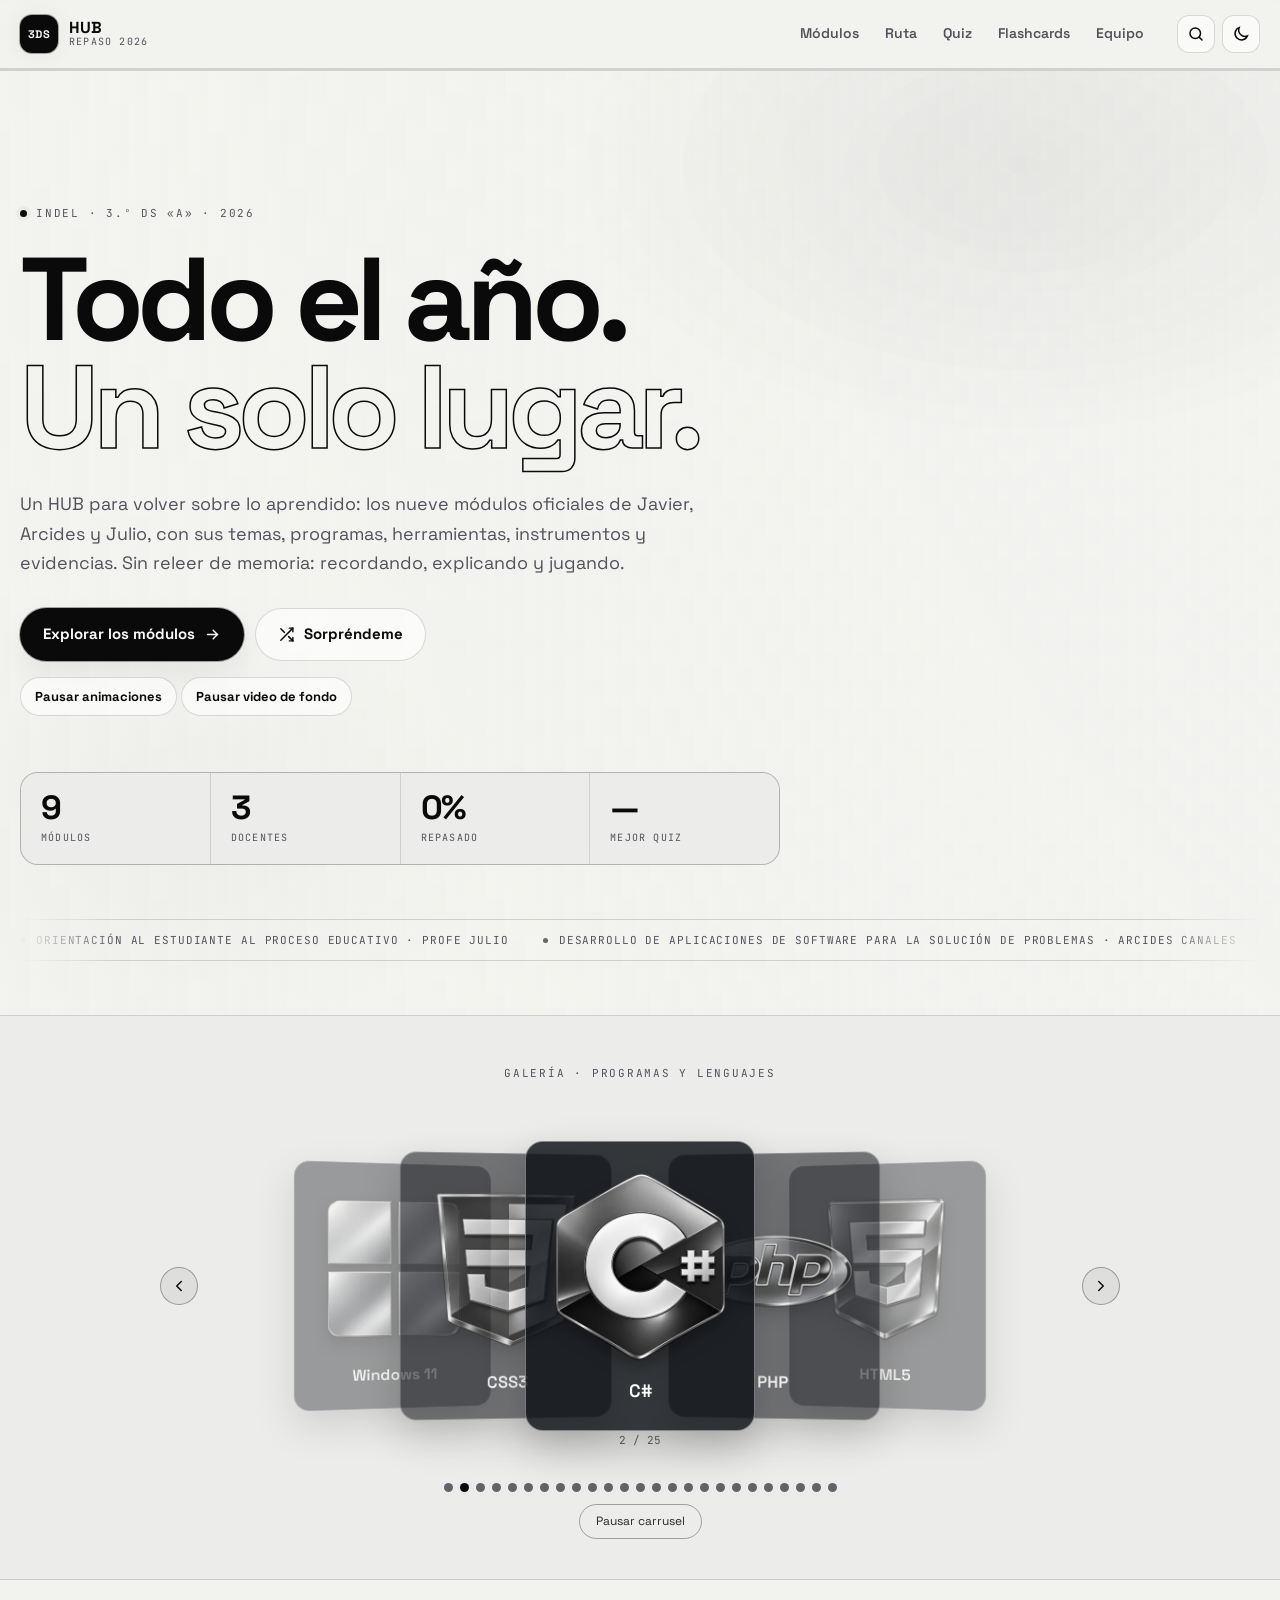
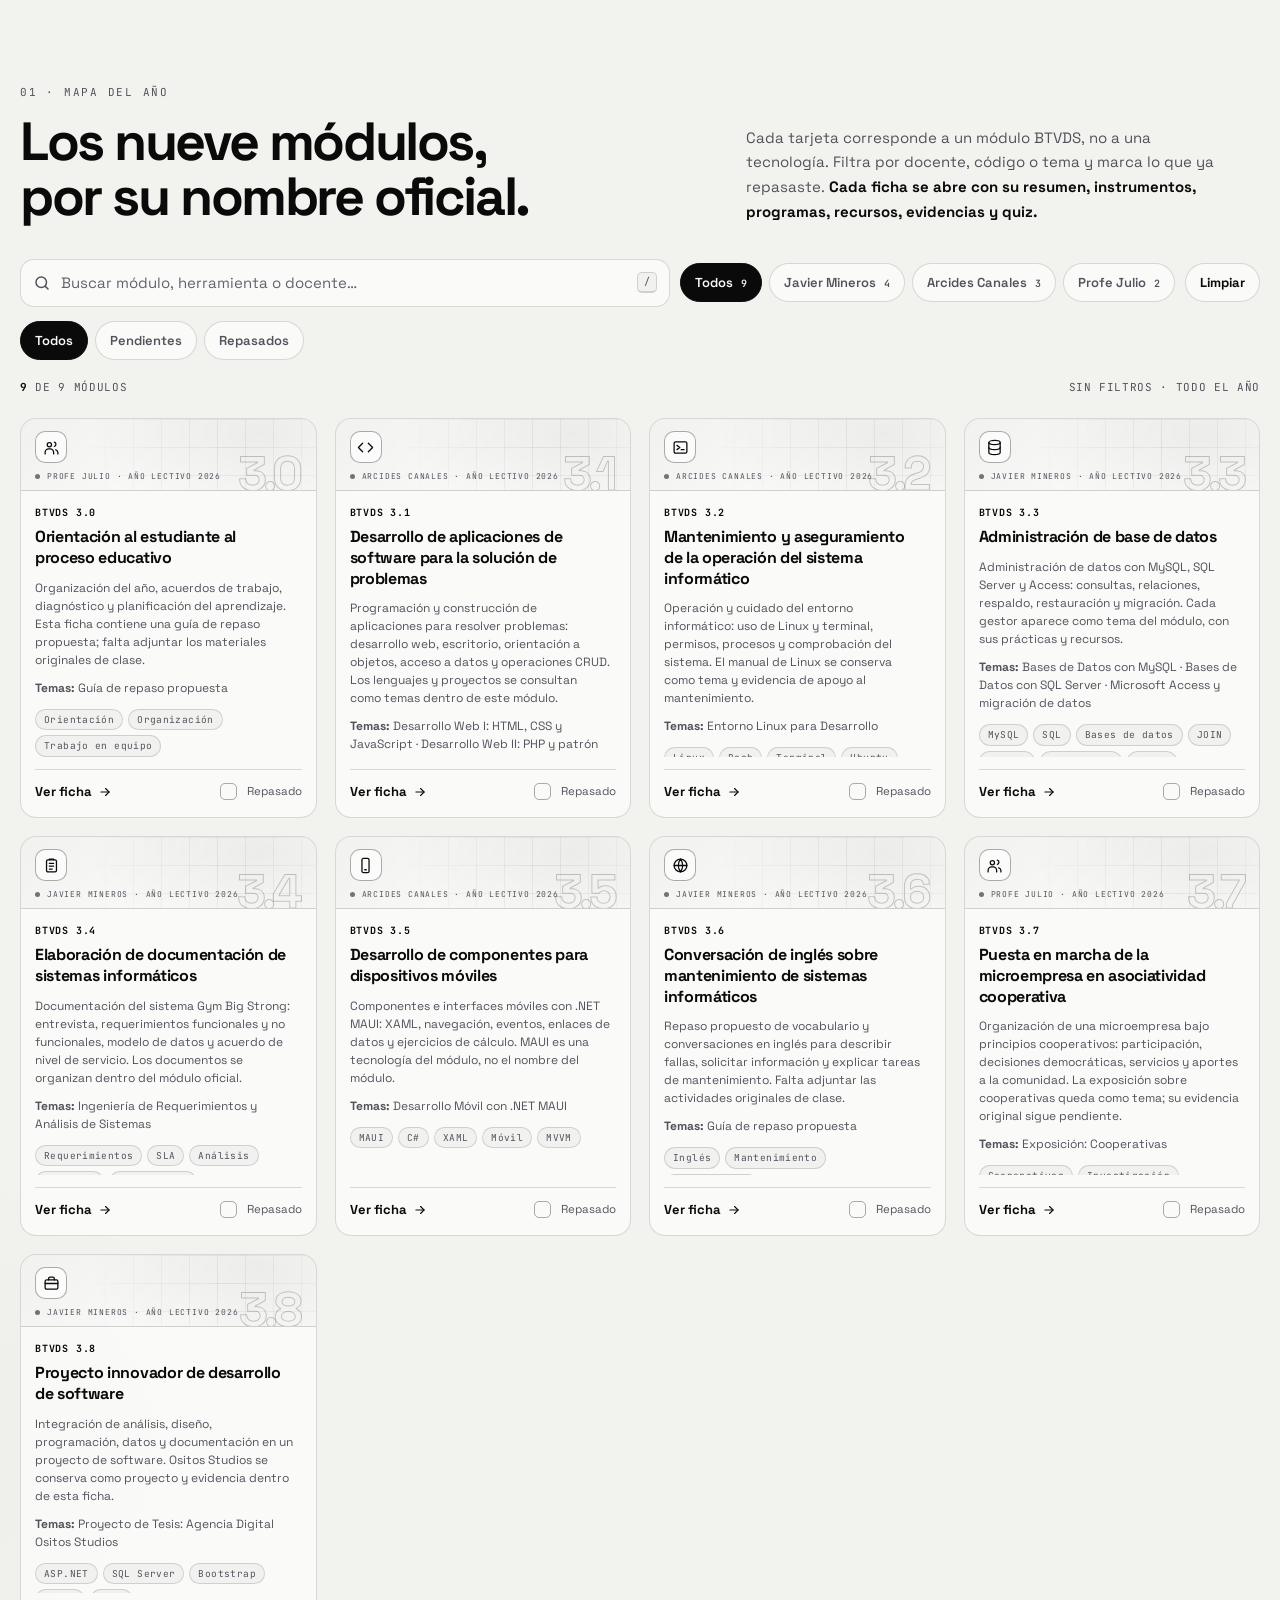
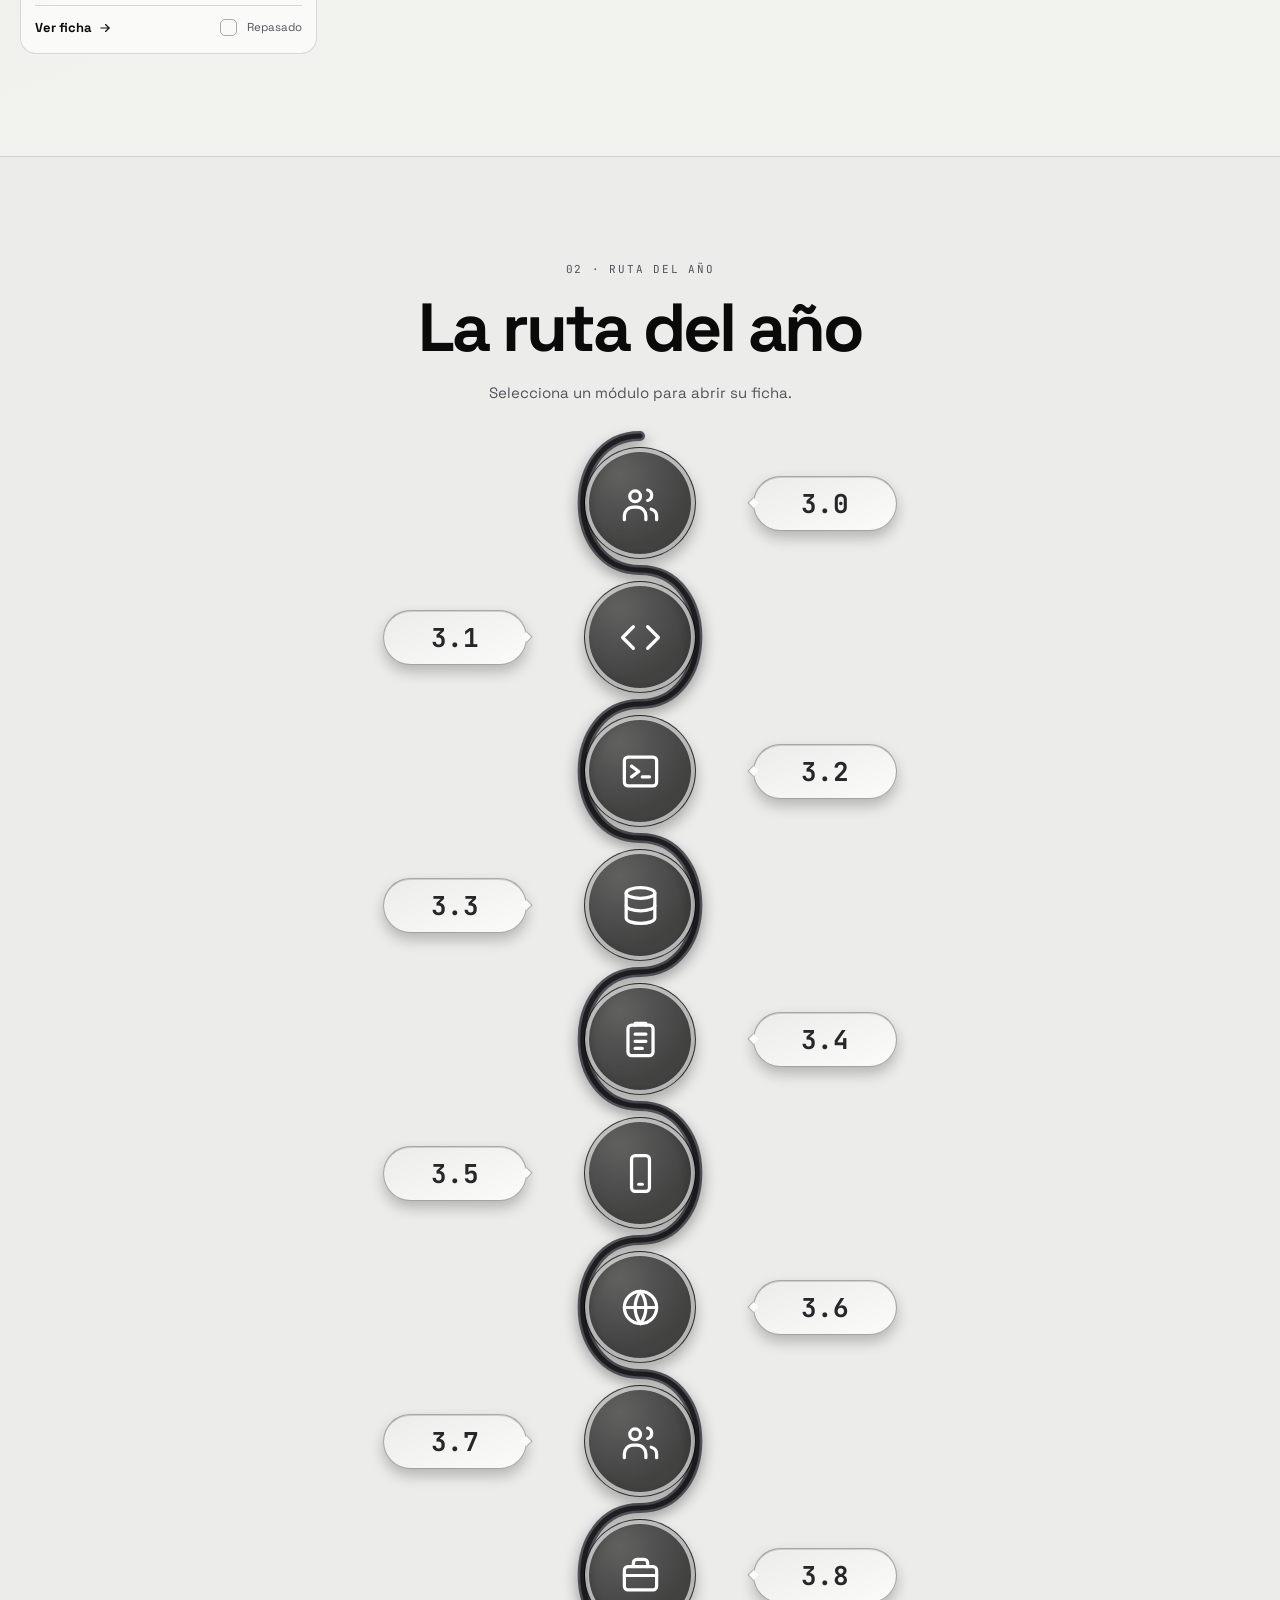
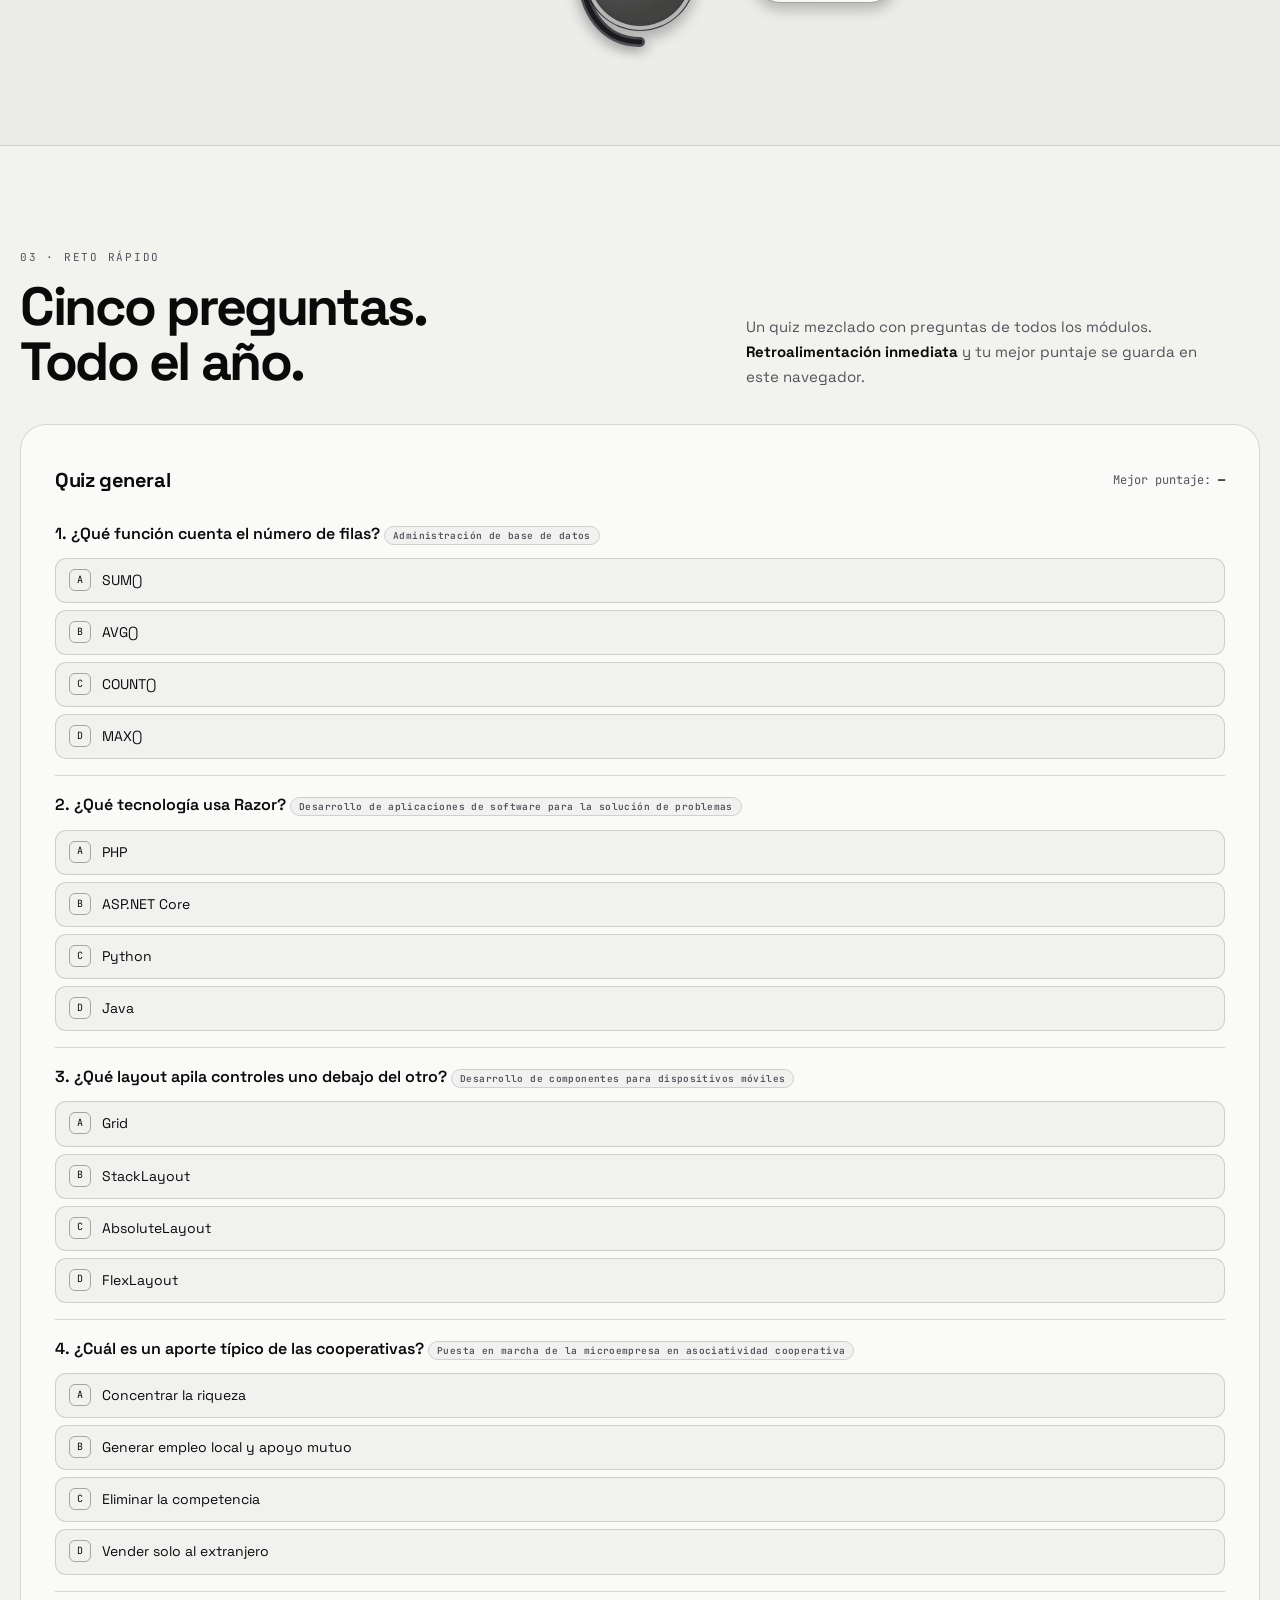
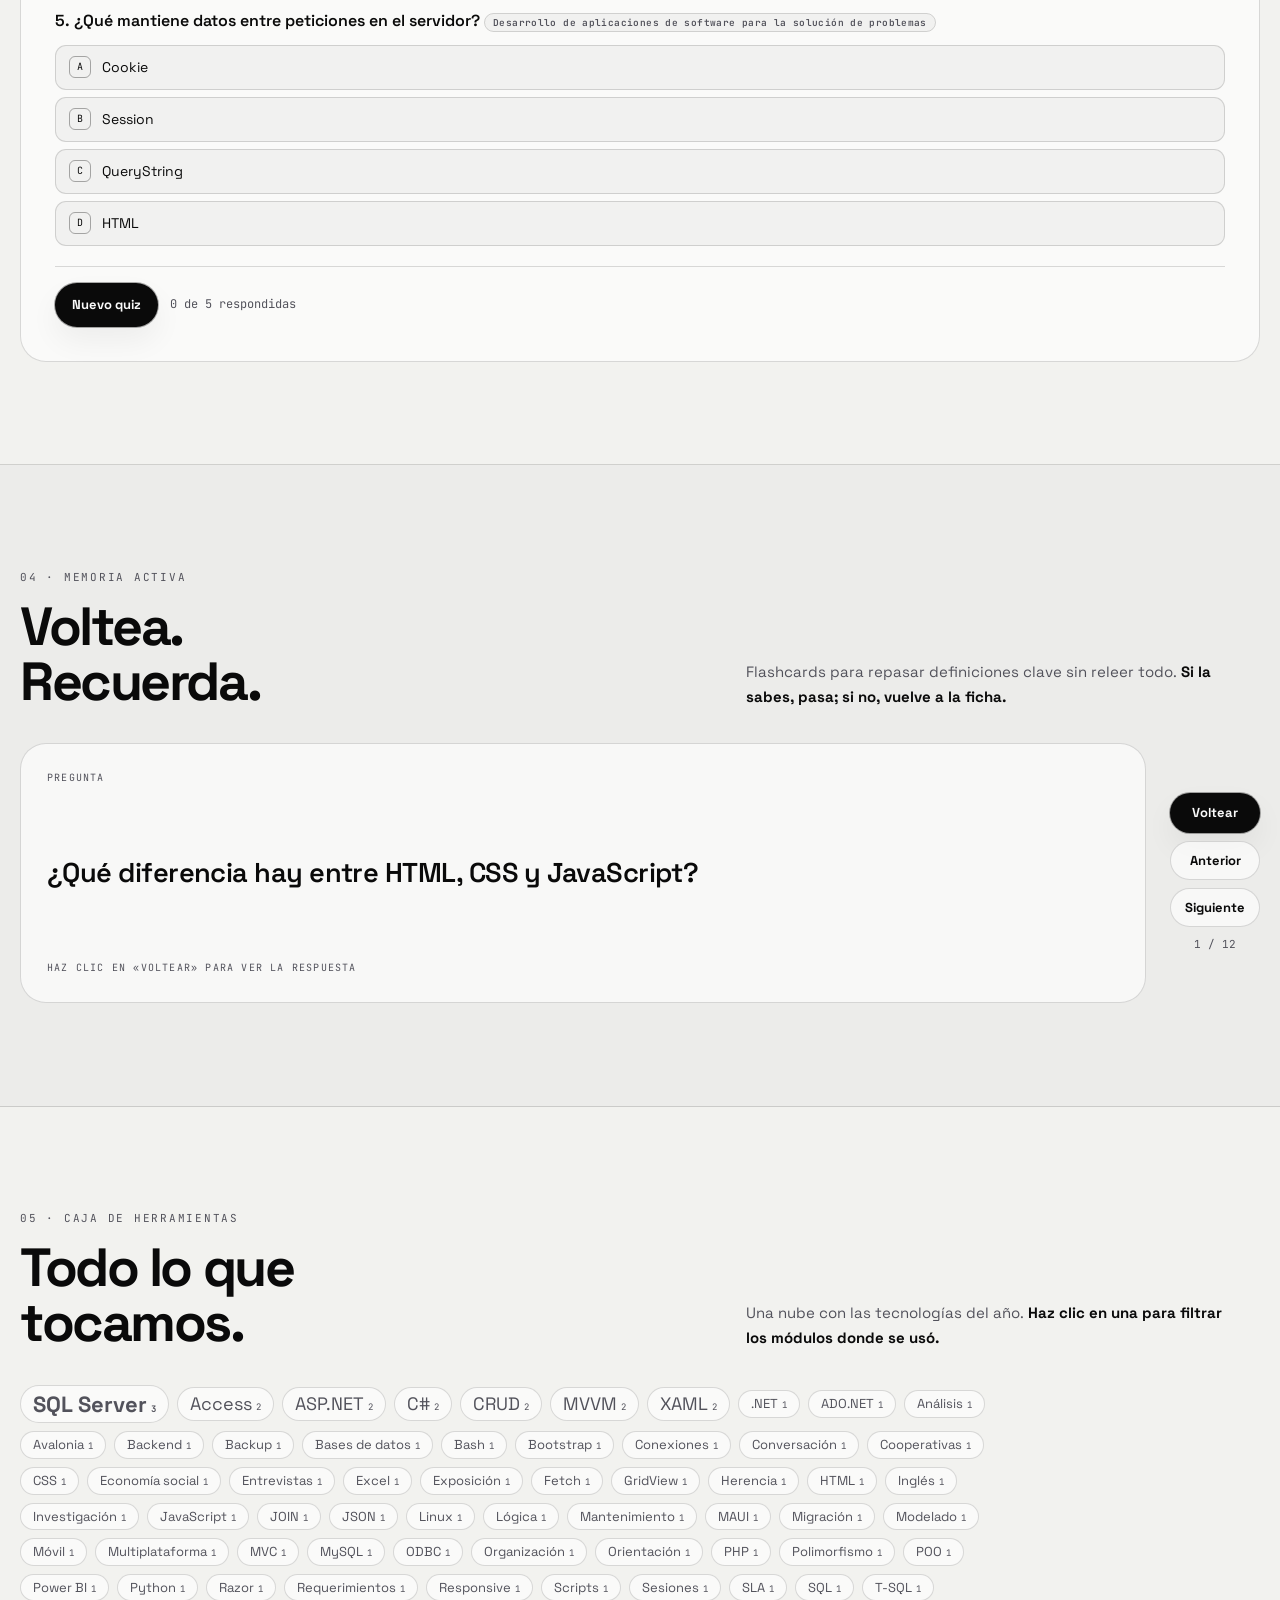
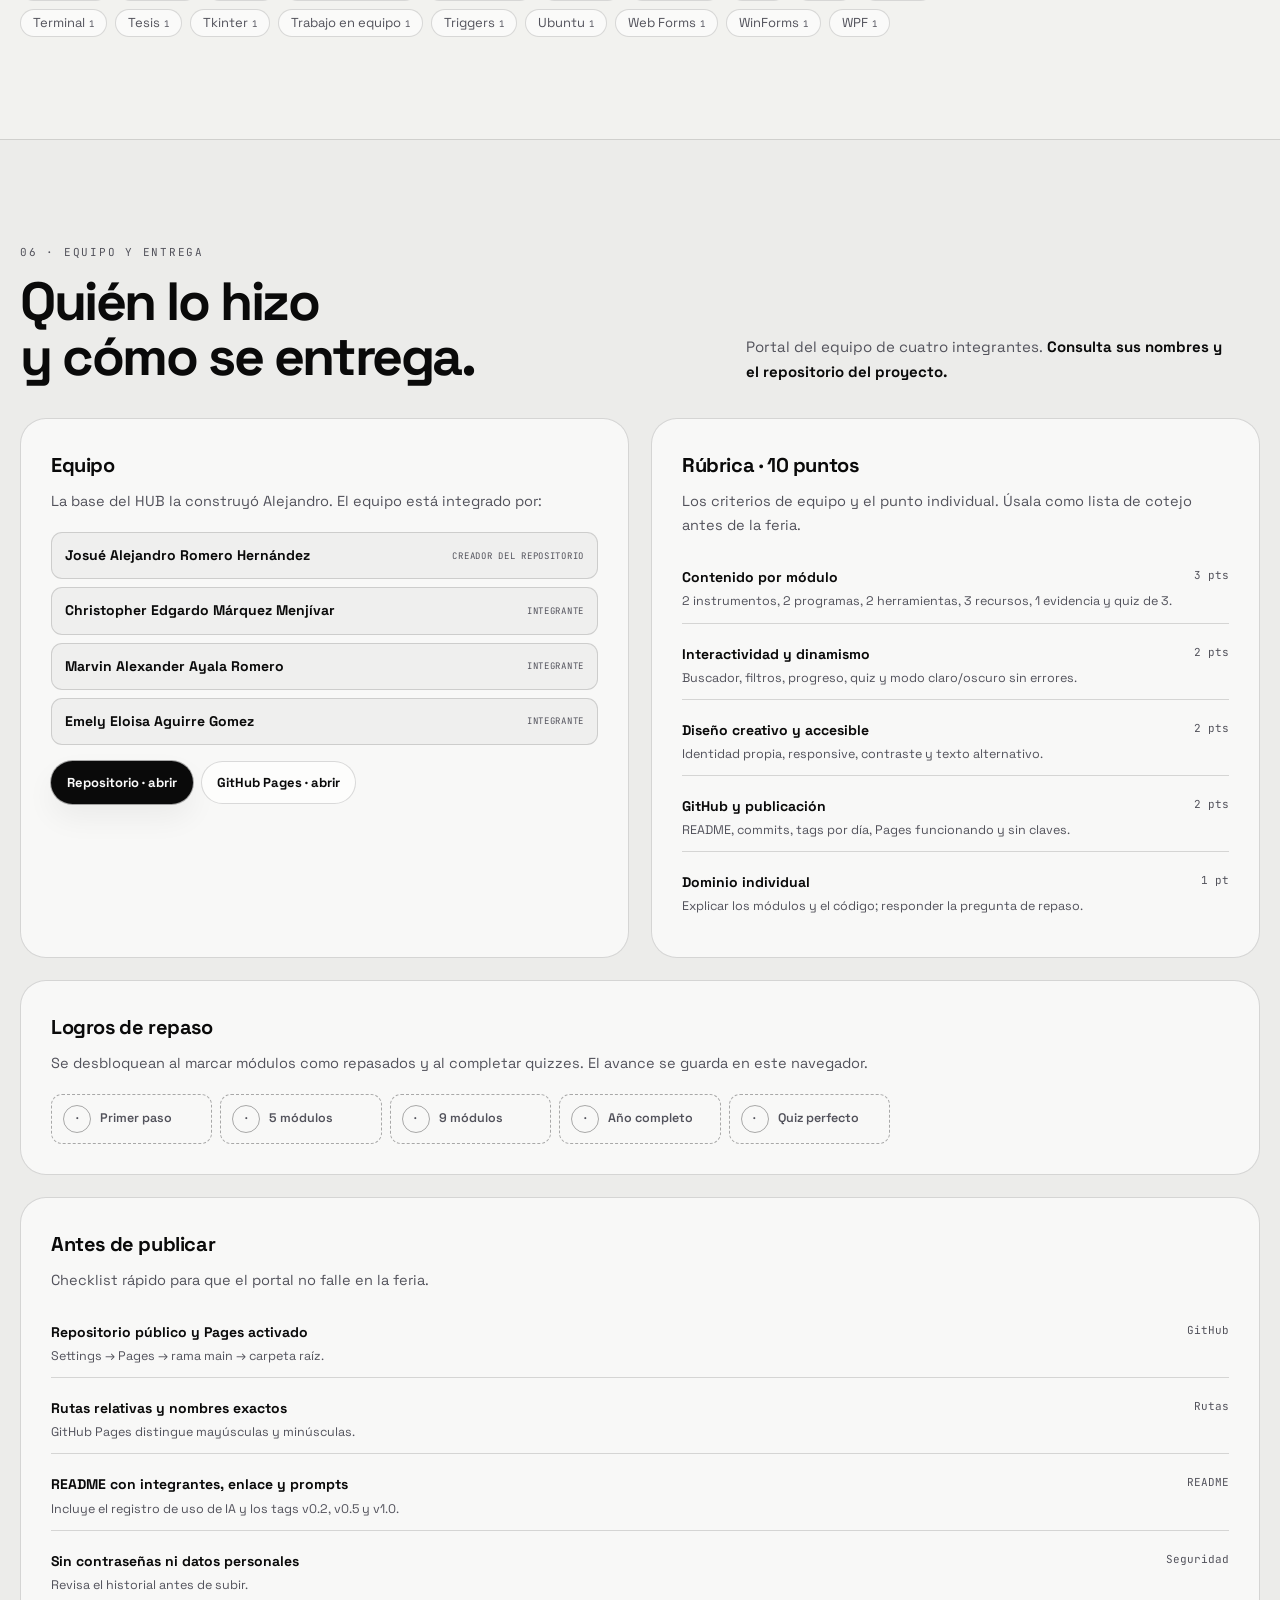
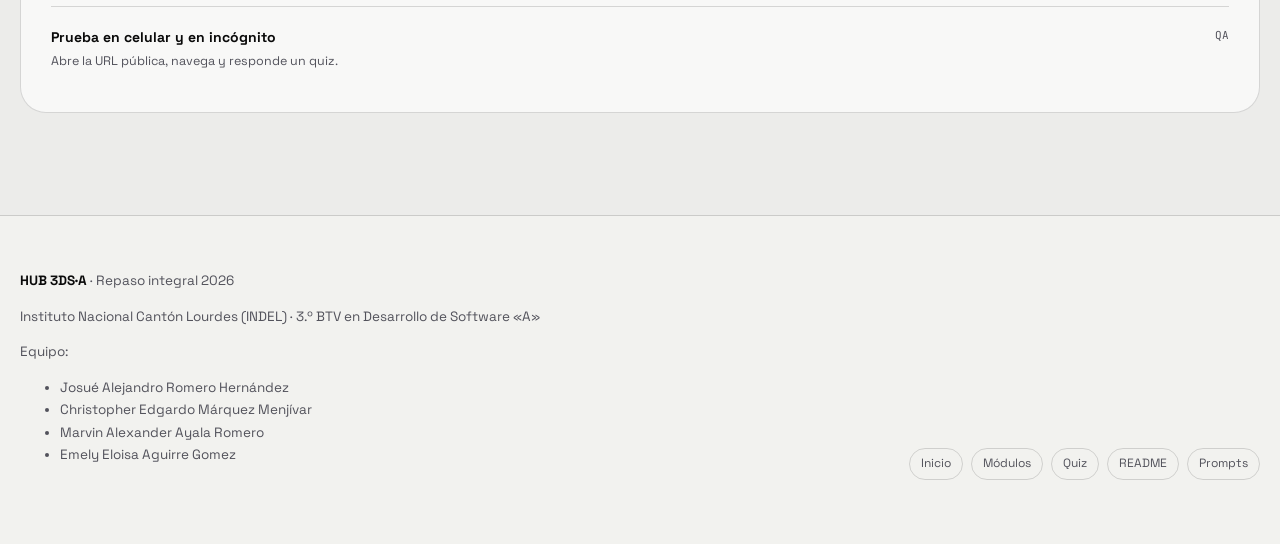
<file: index.html>
<!DOCTYPE html>
<html lang="es" data-theme="dark">
<head>
  <meta charset="UTF-8">
  <meta name="viewport" content="width=device-width, initial-scale=1">
  <title>HUB 3DS·A · Repaso 2026</title>
  <meta name="description" content="HUB de repaso del 3.º Desarrollo de Software «A»: todos los módulos de 2026 con fichas, evidencias, recursos y quiz interactivo.">
  <meta name="theme-color" content="#050505">
  <meta property="og:title" content="HUB 3DS·A · Repaso 2026">
  <meta property="og:description" content="Todo el año. Un solo lugar. Módulos, evidencias y quiz del 3.º DS «A».">
  <meta property="og:type" content="website">
  <link rel="icon" href="assets/icon.svg" type="image/svg+xml">
  <link rel="manifest" href="manifest.webmanifest">
  <link rel="preconnect" href="https://fonts.googleapis.com">
  <link rel="preconnect" href="https://fonts.gstatic.com" crossorigin>
  <link href="https://fonts.googleapis.com/css2?family=Space+Grotesk:wght@400;500;600;700&family=JetBrains+Mono:wght@400;600&display=swap" rel="stylesheet">
  <script>
    (function () {
      try {
        var t = localStorage.getItem("hub3dsa:v1:theme");
        if (!t) t = window.matchMedia && window.matchMedia("(prefers-color-scheme: light)").matches ? "light" : "dark";
        document.documentElement.setAttribute("data-theme", t);
      } catch (e) { /* sin almacenamiento: se queda en oscuro */ }
    })();
  </script>
  <link rel="stylesheet" href="css/styles.css?v=20261105.10">
</head>
<body>
  <div class="welcome-intro" aria-hidden="true">
    <img src="assets/bienvenida.gif?v=2" alt="" width="498" height="281" fetchpriority="high">
  </div>
  <a class="skip-link" href="#contenido">Saltar al contenido</a>

  <header class="topbar">
    <div class="wrap topbar-inner">
      <a class="brand" href="#inicio">
        <span class="brand-mark" aria-hidden="true">3DS</span>
        <span class="brand-text"><b>HUB</b><small>repaso 2026</small></span>
      </a>
      <nav id="mainNav" class="nav" aria-label="Navegación principal">
        <a href="#modulos">Módulos</a>
        <a href="#ruta">Ruta</a>
        <a href="#quiz">Quiz</a>
        <a href="#flashcards">Flashcards</a>
        <a href="#equipo">Equipo</a>
      </nav>
      <div class="top-actions">
        <button class="icon-btn menu-toggle" id="menuToggle" type="button" aria-expanded="false" aria-controls="mainNav" aria-label="Abrir menú">☰</button>
        <button class="icon-btn" id="searchToggle" type="button" aria-label="Buscar módulos" title="Buscar (tecla /)">
          <svg viewBox="0 0 24 24" fill="none" stroke="currentColor" stroke-width="2" stroke-linecap="round" aria-hidden="true"><circle cx="11" cy="11" r="7"/><path d="m20 20-3.5-3.5"/></svg>
        </button>
        <button class="icon-btn" id="themeToggle" type="button" aria-label="Cambiar entre modo claro y oscuro" title="Modo claro / oscuro">
          <svg id="themeIcon" viewBox="0 0 24 24" fill="none" stroke="currentColor" stroke-width="2" stroke-linecap="round" aria-hidden="true"><circle cx="12" cy="12" r="4"/><path d="M12 2v2M12 20v2M4.9 4.9l1.4 1.4M17.7 17.7l1.4 1.4M2 12h2M20 12h2M4.9 19.1l1.4-1.4M17.7 6.3l1.4-1.4"/></svg>
        </button>
      </div>
    </div>
    <div class="progress-line" aria-hidden="true"><i id="topProgress"></i></div>
  </header>

  <main id="contenido">
    <section class="hero" id="inicio">
      <video class="hero-video" muted loop playsinline preload="none" aria-hidden="true" tabindex="-1">
        <source data-src="assets/video/fondovideo.mp4" type="video/mp4">
      </video>
      <div class="hero-shade" aria-hidden="true"></div>
      <div class="hero-grid" aria-hidden="true"></div>
      <div class="wrap hero-inner">
        <p class="eyebrow"><span class="dot" aria-hidden="true"></span> INDEL · 3.º DS «A» · 2026</p>
        <h1>Todo el año.<br><span class="outline">Un solo lugar.</span></h1>
        <p class="lead">Un HUB para volver sobre lo aprendido: los nueve módulos oficiales de Javier, Arcides y Julio, con sus temas, programas, herramientas, instrumentos y evidencias. Sin releer de memoria: recordando, explicando y jugando.</p>
        <div class="hero-actions">
          <a class="btn btn-solid" href="#modulos">
            Explorar los módulos
            <svg viewBox="0 0 24 24" fill="none" stroke="currentColor" stroke-width="2" stroke-linecap="round" aria-hidden="true"><path d="M5 12h14"/><path d="m13 6 6 6-6 6"/></svg>
          </a>
          <button class="btn btn-ghost" id="randomBtn" type="button">
            <svg viewBox="0 0 24 24" fill="none" stroke="currentColor" stroke-width="2" stroke-linecap="round" aria-hidden="true"><path d="M16 3h5v5"/><path d="M4 20 21 3"/><path d="M21 16v5h-5"/><path d="m15 15 6 6"/><path d="M4 4l5 5"/></svg>
            Sorpréndeme
          </button>
        </div>
        <button class="btn btn-ghost btn-sm" id="motionToggle" type="button" aria-pressed="false">Pausar animaciones</button>
        <button class="btn btn-ghost btn-sm" id="videoToggle" type="button">Reproducir video de fondo</button>
        <div class="hero-stats" aria-label="Resumen del portal">
          <div class="stat"><b id="statMods">0</b><span>módulos</span></div>
          <div class="stat"><b id="statTeachers">0</b><span>docentes</span></div>
          <div class="stat"><b id="statProgress">0%</b><span>repasado</span></div>
          <div class="stat"><b id="statQuiz">—</b><span>mejor quiz</span></div>
        </div>
        <div class="hero-ticker" aria-hidden="true">
          <div class="ticker-track" id="tickerTrack"></div>
        </div>
      </div>
    </section>

    <section class="carousel-section" id="galeria" aria-label="Programas y lenguajes del año">
      <div class="wrap carousel-head">
        <p class="kicker">Galería · Programas y lenguajes</p>
      </div>
      <div class="carousel-shell">
        <div class="carousel-stage" id="carouselStage" aria-live="off"></div>
        <button class="carousel-nav carousel-prev" id="carouselPrev" type="button" aria-label="Tarjeta anterior">
          <svg viewBox="0 0 24 24" fill="none" stroke="currentColor" stroke-width="2" stroke-linecap="round" stroke-linejoin="round" aria-hidden="true"><path d="m15 18-6-6 6-6"/></svg>
        </button>
        <button class="carousel-nav carousel-next" id="carouselNext" type="button" aria-label="Tarjeta siguiente">
          <svg viewBox="0 0 24 24" fill="none" stroke="currentColor" stroke-width="2" stroke-linecap="round" stroke-linejoin="round" aria-hidden="true"><path d="m9 18 6-6-6-6"/></svg>
        </button>
        <p class="carousel-count" aria-hidden="true"><span id="carouselIndex">1</span> / <span id="carouselTotal">25</span></p>
      </div>
    </section>

    <section class="section" id="modulos">
      <div class="wrap">
        <div class="section-head">
          <div>
            <p class="kicker">01 · Mapa del año</p>
            <h2>Los nueve módulos,<br>por su nombre oficial.</h2>
          </div>
          <p class="section-note">Cada tarjeta corresponde a un módulo BTVDS, no a una tecnología. Filtra por docente, código o tema y marca lo que ya repasaste. <b>Cada ficha se abre con su resumen, instrumentos, programas, recursos, evidencias y quiz.</b></p>
        </div>

        <div class="toolbar">
          <div class="search-wrap">
            <svg viewBox="0 0 24 24" fill="none" stroke="currentColor" stroke-width="2" stroke-linecap="round" aria-hidden="true"><circle cx="11" cy="11" r="7"/><path d="m20 20-3.5-3.5"/></svg>
            <input id="searchInput" type="search" placeholder="Buscar módulo, herramienta o docente…" aria-label="Buscar módulos" autocomplete="off">
            <kbd>/</kbd>
          </div>
          <div class="chips" id="teacherFilters" role="group" aria-label="Filtrar por docente"></div>
          <button class="btn btn-ghost btn-sm" id="clearFilters" type="button">Limpiar</button>
        </div>
        <div class="chips" id="statusFilters" role="group" aria-label="Filtrar por estado del repaso"></div>
        <div class="result-line">
          <span id="resultCount">Cargando módulos…</span>
          <span id="activeFilter"></span>
        </div>
        <div class="grid" id="moduleGrid"></div>
        <div class="empty" id="emptyState" hidden>
          <b>No hay módulos con ese filtro.</b>
          Prueba con otra palabra o limpia los filtros.
        </div>
      </div>
    </section>

    <section class="section section-alt" id="ruta">
      <div class="wrap">
        <div class="route-heading">
          <p class="kicker">02 · Ruta del año</p>
          <h2>La ruta del año</h2>
          <p class="section-note">Selecciona un módulo para abrir su ficha.</p>
        </div>
        <div id="timeline"></div>
      </div>
    </section>

    <section class="section" id="quiz">
      <div class="wrap">
        <div class="section-head">
          <div>
            <p class="kicker">03 · Reto rápido</p>
            <h2>Cinco preguntas.<br>Todo el año.</h2>
          </div>
          <p class="section-note">Un quiz mezclado con preguntas de todos los módulos. <b>Retroalimentación inmediata</b> y tu mejor puntaje se guarda en este navegador.</p>
        </div>
        <div class="quiz-box">
          <div class="quiz-top">
            <h3>Quiz general</h3>
            <p class="quiz-score">Mejor puntaje: <b id="globalBest">—</b></p>
          </div>
          <div class="quiz-list" id="globalQuiz"></div>
          <div class="quiz-foot">
            <button class="btn btn-solid btn-sm" id="gqRestart" type="button">Nuevo quiz</button>
            <span class="quiz-score" id="gqProgress">0 de 5 respondidas</span>
          </div>
          <div class="quiz-result" id="gqResult" role="status" aria-live="polite"></div>
        </div>
      </div>
    </section>

    <section class="section section-alt" id="flashcards">
      <div class="wrap">
        <div class="section-head">
          <div>
            <p class="kicker">04 · Memoria activa</p>
            <h2>Voltea.<br>Recuerda.</h2>
          </div>
          <p class="section-note">Flashcards para repasar definiciones clave sin releer todo. <b>Si la sabes, pasa; si no, vuelve a la ficha.</b></p>
        </div>
        <div class="flash-wrap">
          <div class="flashcard" id="flashcard">
            <div class="flash-inner">
              <div class="flash-face front">
                <small>Pregunta</small>
                <p id="flashFront">Cargando…</p>
                <small>Haz clic en «Voltear» para ver la respuesta</small>
              </div>
              <div class="flash-face back">
                <small>Respuesta</small>
                <p id="flashBack">…</p>
                <small>Vuelve a la ficha del módulo si necesitas más contexto</small>
              </div>
            </div>
          </div>
          <div class="flash-side">
            <button class="btn btn-solid btn-sm" id="flashFlip" type="button">Voltear</button>
            <button class="btn btn-ghost btn-sm" id="flashPrev" type="button">Anterior</button>
            <button class="btn btn-ghost btn-sm" id="flashNext" type="button">Siguiente</button>
            <span class="flash-count" id="flashCount">1 / 12</span>
          </div>
        </div>
      </div>
    </section>

    <section class="section" id="tecnologias">
      <div class="wrap">
        <div class="section-head">
          <div>
            <p class="kicker">05 · Caja de herramientas</p>
            <h2>Todo lo que<br>tocamos.</h2>
          </div>
          <p class="section-note">Una nube con las tecnologías del año. <b>Haz clic en una para filtrar los módulos donde se usó.</b></p>
        </div>
        <div class="cloud" id="cloud"></div>
      </div>
    </section>

    <section class="section section-alt" id="equipo">
      <div class="wrap">
        <div class="section-head">
          <div>
            <p class="kicker">06 · Equipo y entrega</p>
            <h2>Quién lo hizo<br>y cómo se entrega.</h2>
          </div>
          <p class="section-note">Portal del equipo de cuatro integrantes. <b>Consulta sus nombres y el repositorio del proyecto.</b></p>
        </div>
        <div class="split">
          <div class="panel">
            <h3>Equipo</h3>
            <p>La base del HUB la construyó Alejandro. El equipo está integrado por:</p>
            <div class="team-list" id="teamList"></div>
            <div class="repo-box">
              <a class="btn btn-solid btn-sm" id="repoLink" href="#" target="_blank" rel="noopener">Repositorio · pendiente</a>
              <a class="btn btn-ghost btn-sm" id="pagesLink" href="#" target="_blank" rel="noopener">GitHub Pages · pendiente</a>
            </div>
          </div>
          <div class="panel">
            <h3>Rúbrica · 10 puntos</h3>
            <p>Los criterios de equipo y el punto individual. Úsala como lista de cotejo antes de la feria.</p>
            <div class="rubric">
              <div class="rubric-row"><div><b>Contenido por módulo</b><small>2 instrumentos, 2 programas, 2 herramientas, 3 recursos, 1 evidencia y quiz de 3.</small></div><span>3 pts</span></div>
              <div class="rubric-row"><div><b>Interactividad y dinamismo</b><small>Buscador, filtros, progreso, quiz y modo claro/oscuro sin errores.</small></div><span>2 pts</span></div>
              <div class="rubric-row"><div><b>Diseño creativo y accesible</b><small>Identidad propia, responsive, contraste y texto alternativo.</small></div><span>2 pts</span></div>
              <div class="rubric-row"><div><b>GitHub y publicación</b><small>README, commits, tags por día, Pages funcionando y sin claves.</small></div><span>2 pts</span></div>
              <div class="rubric-row"><div><b>Dominio individual</b><small>Explicar los módulos y el código; responder la pregunta de repaso.</small></div><span>1 pt</span></div>
            </div>
          </div>
        </div>
        <div class="panel" style="margin-top:22px">
          <h3>Logros de repaso</h3>
          <p>Se desbloquean al marcar módulos como repasados y al completar quizzes. El avance se guarda en este navegador.</p>
          <div class="badges" id="badges"></div>
        </div>
        <div class="panel" style="margin-top:22px">
          <h3>Antes de publicar</h3>
          <p>Checklist rápido para que el portal no falle en la feria.</p>
          <div class="rubric">
            <div class="rubric-row"><div><b>Repositorio público y Pages activado</b><small>Settings → Pages → rama main → carpeta raíz.</small></div><span>GitHub</span></div>
            <div class="rubric-row"><div><b>Rutas relativas y nombres exactos</b><small>GitHub Pages distingue mayúsculas y minúsculas.</small></div><span>Rutas</span></div>
            <div class="rubric-row"><div><b>README con integrantes, enlace y prompts</b><small>Incluye el registro de uso de IA y los tags v0.2, v0.5 y v1.0.</small></div><span>README</span></div>
            <div class="rubric-row"><div><b>Sin contraseñas ni datos personales</b><small>Revisa el historial antes de subir.</small></div><span>Seguridad</span></div>
            <div class="rubric-row"><div><b>Prueba en celular y en incógnito</b><small>Abre la URL pública, navega y responde un quiz.</small></div><span>QA</span></div>
          </div>
        </div>
      </div>
    </section>
  </main>

  <footer>
    <div class="wrap footer-inner">
      <div>
        <p><b>HUB 3DS·A</b> · Repaso integral 2026</p>
        <p>Instituto Nacional Cantón Lourdes (INDEL) · 3.º BTV en Desarrollo de Software «A»</p>
        <p>Equipo:</p>
        <ul class="footer-team">
          <li>Josué Alejandro Romero Hernández</li>
          <li>Christopher Edgardo Márquez Menjívar</li>
          <li>Marvin Alexander Ayala Romero</li>
          <li>Emely Eloisa Aguirre Gomez</li>
        </ul>
      </div>
      <div class="footer-links">
        <a href="#inicio">Inicio</a>
        <a href="#modulos">Módulos</a>
        <a href="#quiz">Quiz</a>
        <a href="README.md">README</a>
        <a href="PROMPTS.md">Prompts</a>
      </div>
    </div>
  </footer>

  <div class="modal" id="modal" hidden>
    <div class="modal-backdrop" data-close></div>
    <div class="modal-panel" role="dialog" aria-modal="true" aria-labelledby="modalTitle">
      <button class="modal-close" id="modalClose" type="button" aria-label="Cerrar ficha">×</button>
      <div id="modalBody"></div>
    </div>
  </div>

  <div class="toast" id="toast" role="status" aria-live="polite"></div>

  <script src="data/modulos.js?v=20261105.7"></script>
  <script src="js/app.js?v=20261105.7"></script>
  <script src="js/carousel.js?v=20261105.7"></script>
</body>
</html>
</file>
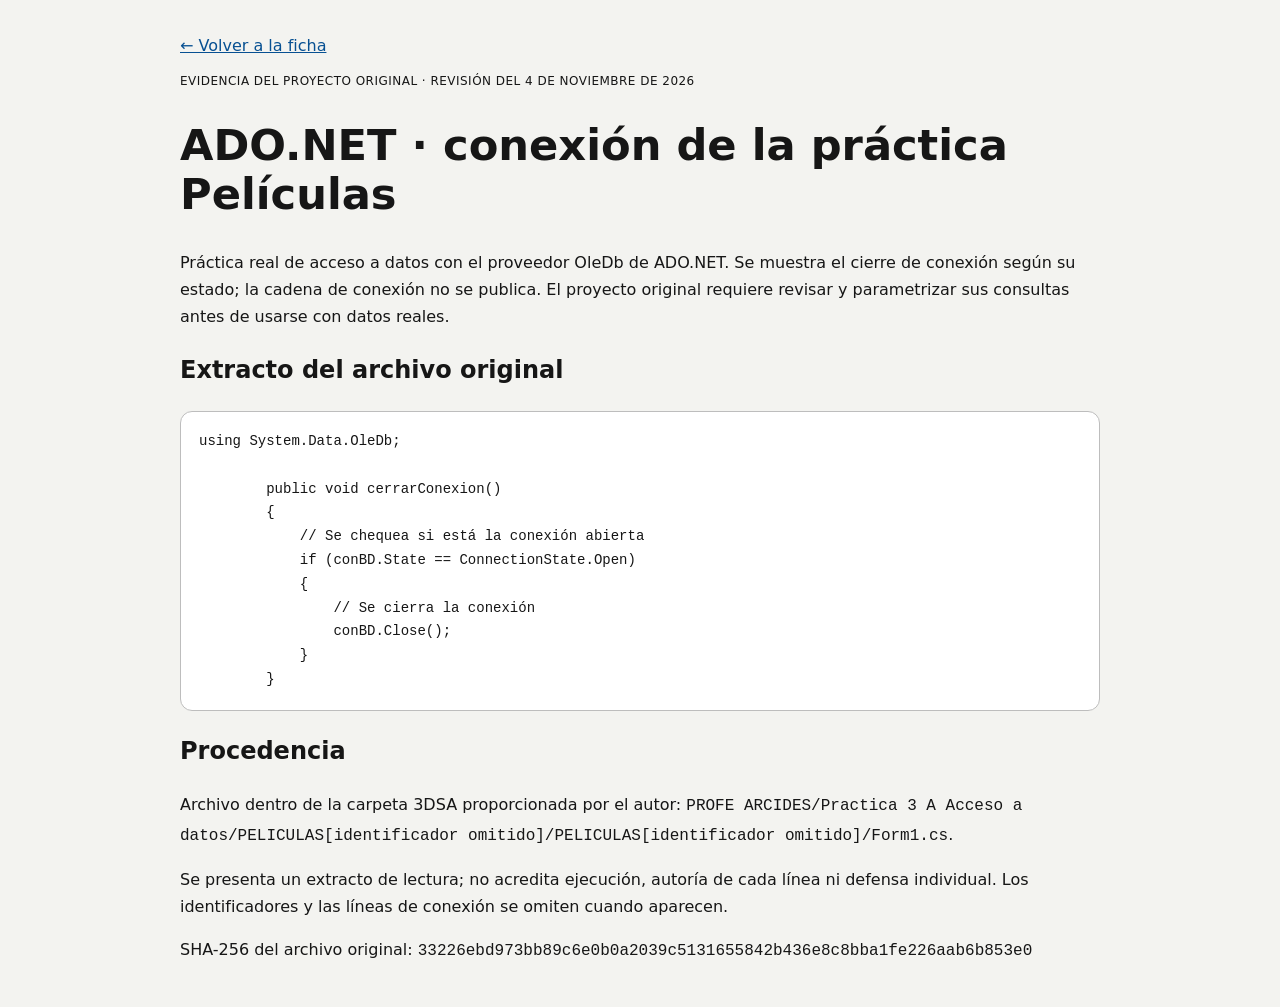
<file: assets/evidencias/acceso-datos.html>
<!doctype html><html lang="es"><head><meta charset="utf-8"><meta name="viewport" content="width=device-width,initial-scale=1"><title>ADO.NET · conexión de la práctica Películas · Evidencia HUB 3DS·A</title><link rel="stylesheet" href="evidencia.css"></head><body><main><a href="../../index.html#modulo/acceso-datos">← Volver a la ficha</a><p>EVIDENCIA DEL PROYECTO ORIGINAL · REVISIÓN DEL 4 DE NOVIEMBRE DE 2026</p><h1>ADO.NET · conexión de la práctica Películas</h1><p>Práctica real de acceso a datos con el proveedor OleDb de ADO.NET. Se muestra el cierre de conexión según su estado; la cadena de conexión no se publica. El proyecto original requiere revisar y parametrizar sus consultas antes de usarse con datos reales.</p><h2>Extracto del archivo original</h2><pre><code>using System.Data.OleDb;

        public void cerrarConexion()
        {
            // Se chequea si está la conexión abierta
            if (conBD.State == ConnectionState.Open)
            {
                // Se cierra la conexión
                conBD.Close();
            }
        }
</code></pre><h2>Procedencia</h2><p>Archivo dentro de la carpeta 3DSA proporcionada por el autor: <code>PROFE ARCIDES/Practica 3 A Acceso a datos/PELICULAS[identificador omitido]/PELICULAS[identificador omitido]/Form1.cs</code>.</p><p>Se presenta un extracto de lectura; no acredita ejecución, autoría de cada línea ni defensa individual. Los identificadores y las líneas de conexión se omiten cuando aparecen.</p><p>SHA-256 del archivo original: <code>33226ebd973bb89c6e0b0a2039c5131655842b436e8c8bba1fe226aab6b853e0</code></p></main></body></html>
</file>
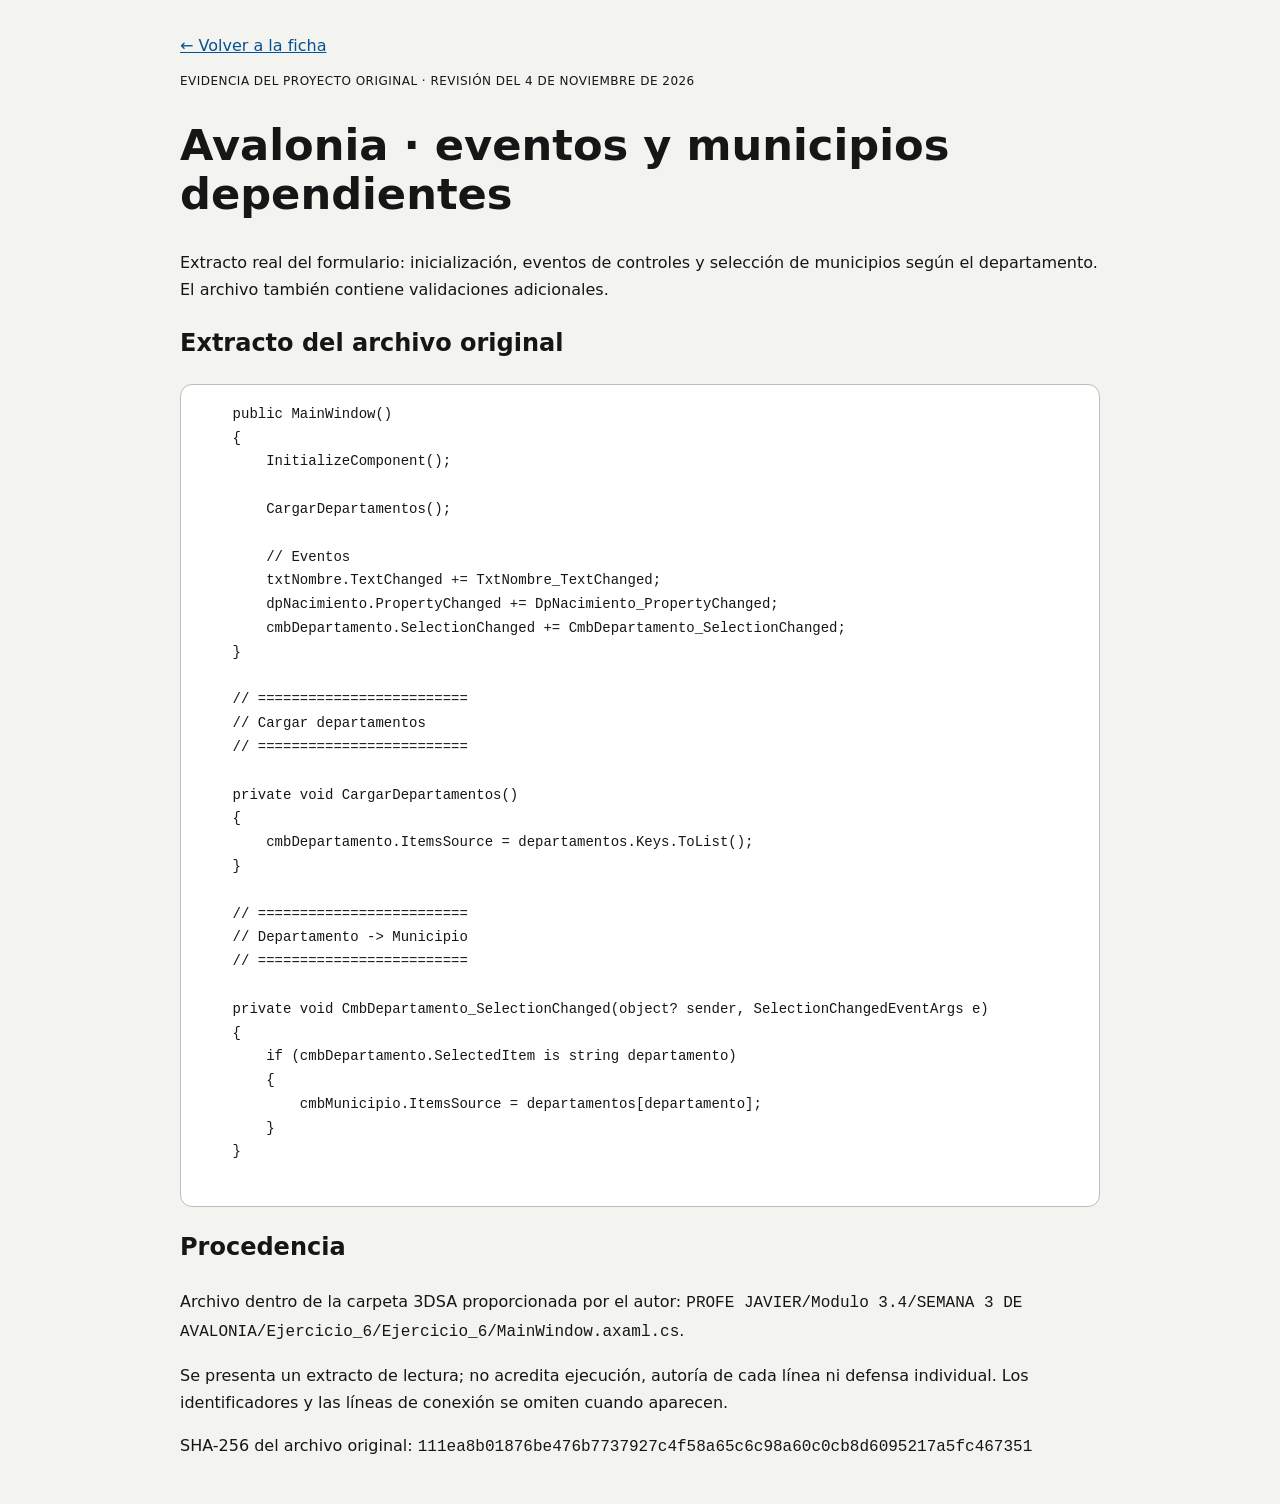
<file: assets/evidencias/avalonia.html>
<!doctype html><html lang="es"><head><meta charset="utf-8"><meta name="viewport" content="width=device-width,initial-scale=1"><title>Avalonia · eventos y municipios dependientes · Evidencia HUB 3DS·A</title><link rel="stylesheet" href="evidencia.css"></head><body><main><a href="../../index.html#modulo/avalonia">← Volver a la ficha</a><p>EVIDENCIA DEL PROYECTO ORIGINAL · REVISIÓN DEL 4 DE NOVIEMBRE DE 2026</p><h1>Avalonia · eventos y municipios dependientes</h1><p>Extracto real del formulario: inicialización, eventos de controles y selección de municipios según el departamento. El archivo también contiene validaciones adicionales.</p><h2>Extracto del archivo original</h2><pre><code>    public MainWindow()
    {
        InitializeComponent();

        CargarDepartamentos();

        // Eventos
        txtNombre.TextChanged += TxtNombre_TextChanged;
        dpNacimiento.PropertyChanged += DpNacimiento_PropertyChanged;
        cmbDepartamento.SelectionChanged += CmbDepartamento_SelectionChanged;
    }

    // =========================
    // Cargar departamentos
    // =========================

    private void CargarDepartamentos()
    {
        cmbDepartamento.ItemsSource = departamentos.Keys.ToList();
    }

    // =========================
    // Departamento -&gt; Municipio
    // =========================

    private void CmbDepartamento_SelectionChanged(object? sender, SelectionChangedEventArgs e)
    {
        if (cmbDepartamento.SelectedItem is string departamento)
        {
            cmbMunicipio.ItemsSource = departamentos[departamento];
        }
    }

</code></pre><h2>Procedencia</h2><p>Archivo dentro de la carpeta 3DSA proporcionada por el autor: <code>PROFE JAVIER/Modulo 3.4/SEMANA 3 DE AVALONIA/Ejercicio_6/Ejercicio_6/MainWindow.axaml.cs</code>.</p><p>Se presenta un extracto de lectura; no acredita ejecución, autoría de cada línea ni defensa individual. Los identificadores y las líneas de conexión se omiten cuando aparecen.</p><p>SHA-256 del archivo original: <code>111ea8b01876be476b7737927c4f58a65c6c98a60c0cb8d6095217a5fc467351</code></p></main></body></html>
</file>
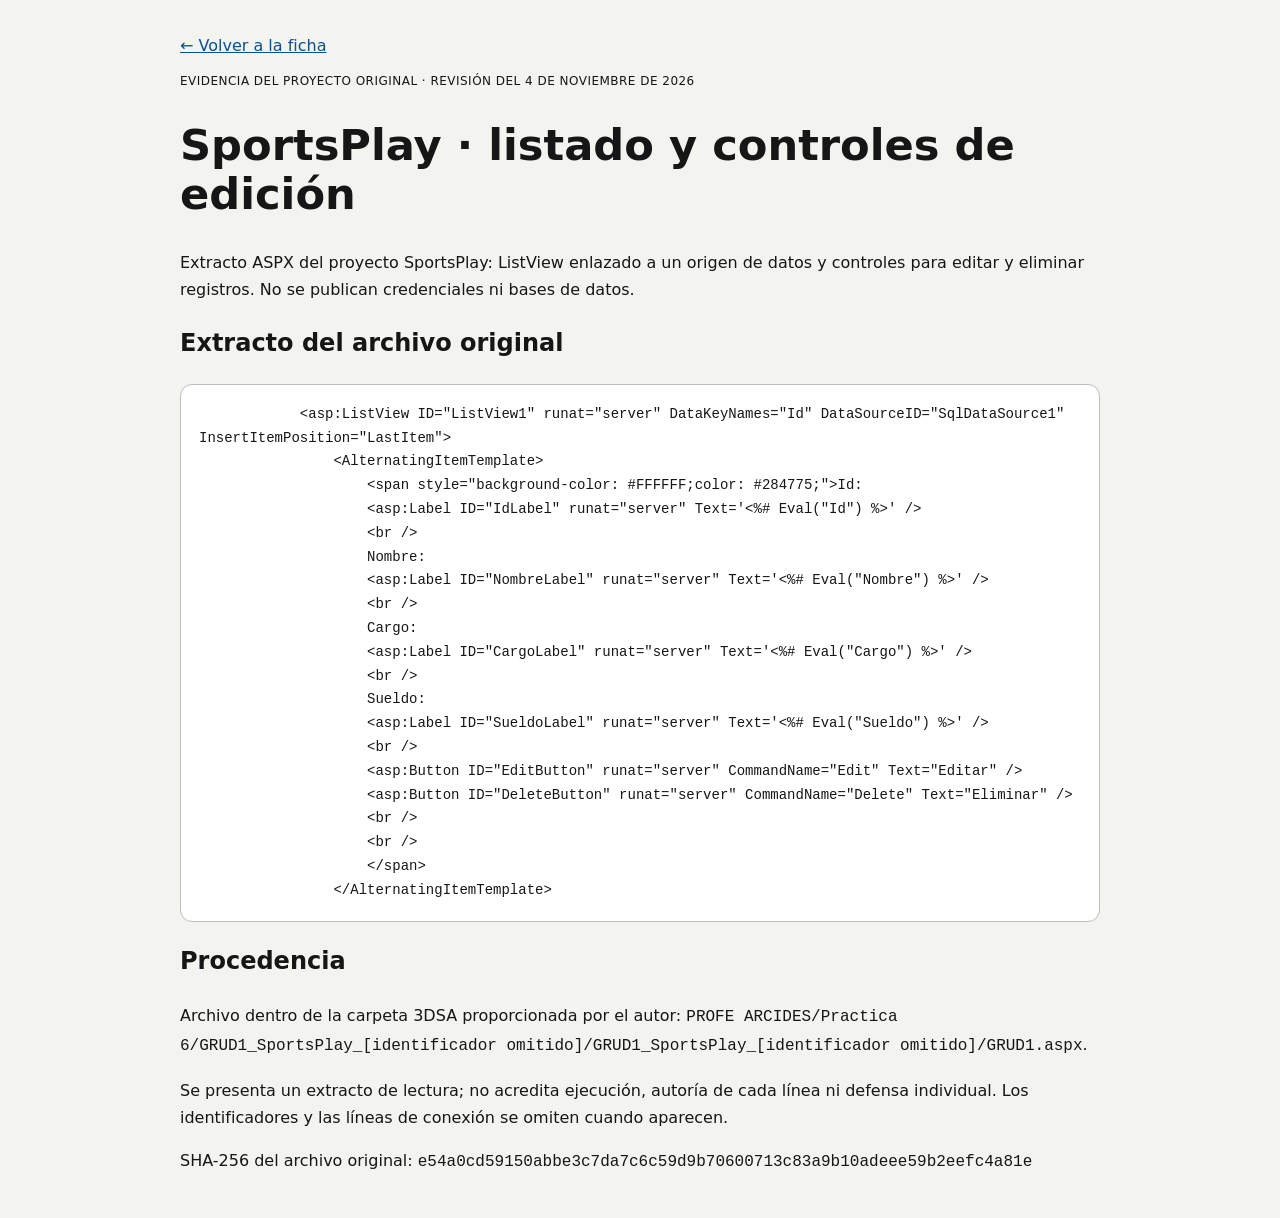
<file: assets/evidencias/crud-sqlserver.html>
<!doctype html><html lang="es"><head><meta charset="utf-8"><meta name="viewport" content="width=device-width,initial-scale=1"><title>SportsPlay · listado y controles de edición · Evidencia HUB 3DS·A</title><link rel="stylesheet" href="evidencia.css"></head><body><main><a href="../../index.html#modulo/crud-sqlserver">← Volver a la ficha</a><p>EVIDENCIA DEL PROYECTO ORIGINAL · REVISIÓN DEL 4 DE NOVIEMBRE DE 2026</p><h1>SportsPlay · listado y controles de edición</h1><p>Extracto ASPX del proyecto SportsPlay: ListView enlazado a un origen de datos y controles para editar y eliminar registros. No se publican credenciales ni bases de datos.</p><h2>Extracto del archivo original</h2><pre><code>            &lt;asp:ListView ID=&quot;ListView1&quot; runat=&quot;server&quot; DataKeyNames=&quot;Id&quot; DataSourceID=&quot;SqlDataSource1&quot; InsertItemPosition=&quot;LastItem&quot;&gt;
                &lt;AlternatingItemTemplate&gt;
                    &lt;span style=&quot;background-color: #FFFFFF;color: #284775;&quot;&gt;Id:
                    &lt;asp:Label ID=&quot;IdLabel&quot; runat=&quot;server&quot; Text=&#x27;&lt;%# Eval(&quot;Id&quot;) %&gt;&#x27; /&gt;
                    &lt;br /&gt;
                    Nombre:
                    &lt;asp:Label ID=&quot;NombreLabel&quot; runat=&quot;server&quot; Text=&#x27;&lt;%# Eval(&quot;Nombre&quot;) %&gt;&#x27; /&gt;
                    &lt;br /&gt;
                    Cargo:
                    &lt;asp:Label ID=&quot;CargoLabel&quot; runat=&quot;server&quot; Text=&#x27;&lt;%# Eval(&quot;Cargo&quot;) %&gt;&#x27; /&gt;
                    &lt;br /&gt;
                    Sueldo:
                    &lt;asp:Label ID=&quot;SueldoLabel&quot; runat=&quot;server&quot; Text=&#x27;&lt;%# Eval(&quot;Sueldo&quot;) %&gt;&#x27; /&gt;
                    &lt;br /&gt;
                    &lt;asp:Button ID=&quot;EditButton&quot; runat=&quot;server&quot; CommandName=&quot;Edit&quot; Text=&quot;Editar&quot; /&gt;
                    &lt;asp:Button ID=&quot;DeleteButton&quot; runat=&quot;server&quot; CommandName=&quot;Delete&quot; Text=&quot;Eliminar&quot; /&gt;
                    &lt;br /&gt;
                    &lt;br /&gt;
                    &lt;/span&gt;
                &lt;/AlternatingItemTemplate&gt;</code></pre><h2>Procedencia</h2><p>Archivo dentro de la carpeta 3DSA proporcionada por el autor: <code>PROFE ARCIDES/Practica 6/GRUD1_SportsPlay_[identificador omitido]/GRUD1_SportsPlay_[identificador omitido]/GRUD1.aspx</code>.</p><p>Se presenta un extracto de lectura; no acredita ejecución, autoría de cada línea ni defensa individual. Los identificadores y las líneas de conexión se omiten cuando aparecen.</p><p>SHA-256 del archivo original: <code>e54a0cd59150abbe3c7da7c6c59d9b70600713c83a9b10adeee59b2eefc4a81e</code></p></main></body></html>
</file>
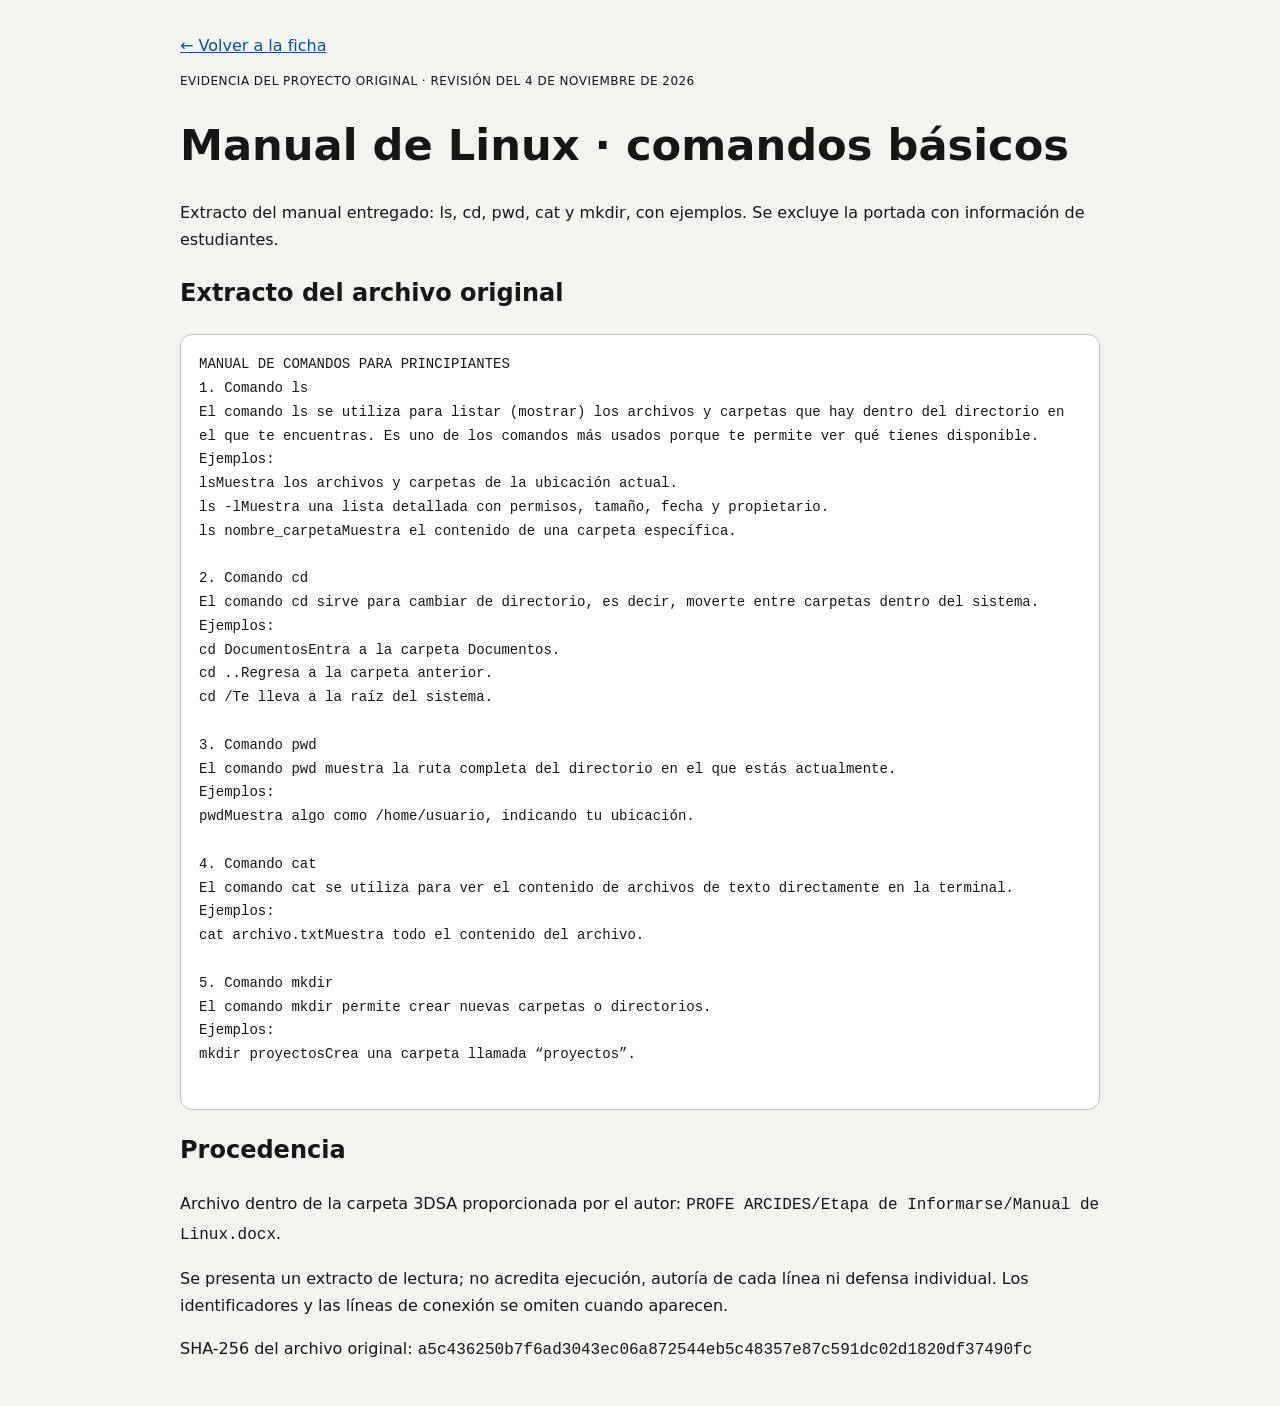
<file: assets/evidencias/linux.html>
<!doctype html><html lang="es"><head><meta charset="utf-8"><meta name="viewport" content="width=device-width,initial-scale=1"><title>Manual de Linux · comandos básicos · Evidencia HUB 3DS·A</title><link rel="stylesheet" href="evidencia.css"></head><body><main><a href="../../index.html#modulo/linux">← Volver a la ficha</a><p>EVIDENCIA DEL PROYECTO ORIGINAL · REVISIÓN DEL 4 DE NOVIEMBRE DE 2026</p><h1>Manual de Linux · comandos básicos</h1><p>Extracto del manual entregado: ls, cd, pwd, cat y mkdir, con ejemplos. Se excluye la portada con información de estudiantes.</p><h2>Extracto del archivo original</h2><pre><code>MANUAL DE COMANDOS PARA PRINCIPIANTES
1. Comando ls
El comando ls se utiliza para listar (mostrar) los archivos y carpetas que hay dentro del directorio en el que te encuentras. Es uno de los comandos más usados porque te permite ver qué tienes disponible.
Ejemplos:
lsMuestra los archivos y carpetas de la ubicación actual.
ls -lMuestra una lista detallada con permisos, tamaño, fecha y propietario.
ls nombre_carpetaMuestra el contenido de una carpeta específica.

2. Comando cd
El comando cd sirve para cambiar de directorio, es decir, moverte entre carpetas dentro del sistema.
Ejemplos:
cd DocumentosEntra a la carpeta Documentos.
cd ..Regresa a la carpeta anterior.
cd /Te lleva a la raíz del sistema.

3. Comando pwd
El comando pwd muestra la ruta completa del directorio en el que estás actualmente.
Ejemplos:
pwdMuestra algo como /home/usuario, indicando tu ubicación.

4. Comando cat
El comando cat se utiliza para ver el contenido de archivos de texto directamente en la terminal.
Ejemplos:
cat archivo.txtMuestra todo el contenido del archivo.

5. Comando mkdir
El comando mkdir permite crear nuevas carpetas o directorios.
Ejemplos:
mkdir proyectosCrea una carpeta llamada “proyectos”.

</code></pre><h2>Procedencia</h2><p>Archivo dentro de la carpeta 3DSA proporcionada por el autor: <code>PROFE ARCIDES/Etapa de Informarse/Manual de Linux.docx</code>.</p><p>Se presenta un extracto de lectura; no acredita ejecución, autoría de cada línea ni defensa individual. Los identificadores y las líneas de conexión se omiten cuando aparecen.</p><p>SHA-256 del archivo original: <code>a5c436250b7f6ad3043ec06a872544eb5c48357e87c591dc02d1820df37490fc</code></p></main></body></html>
</file>
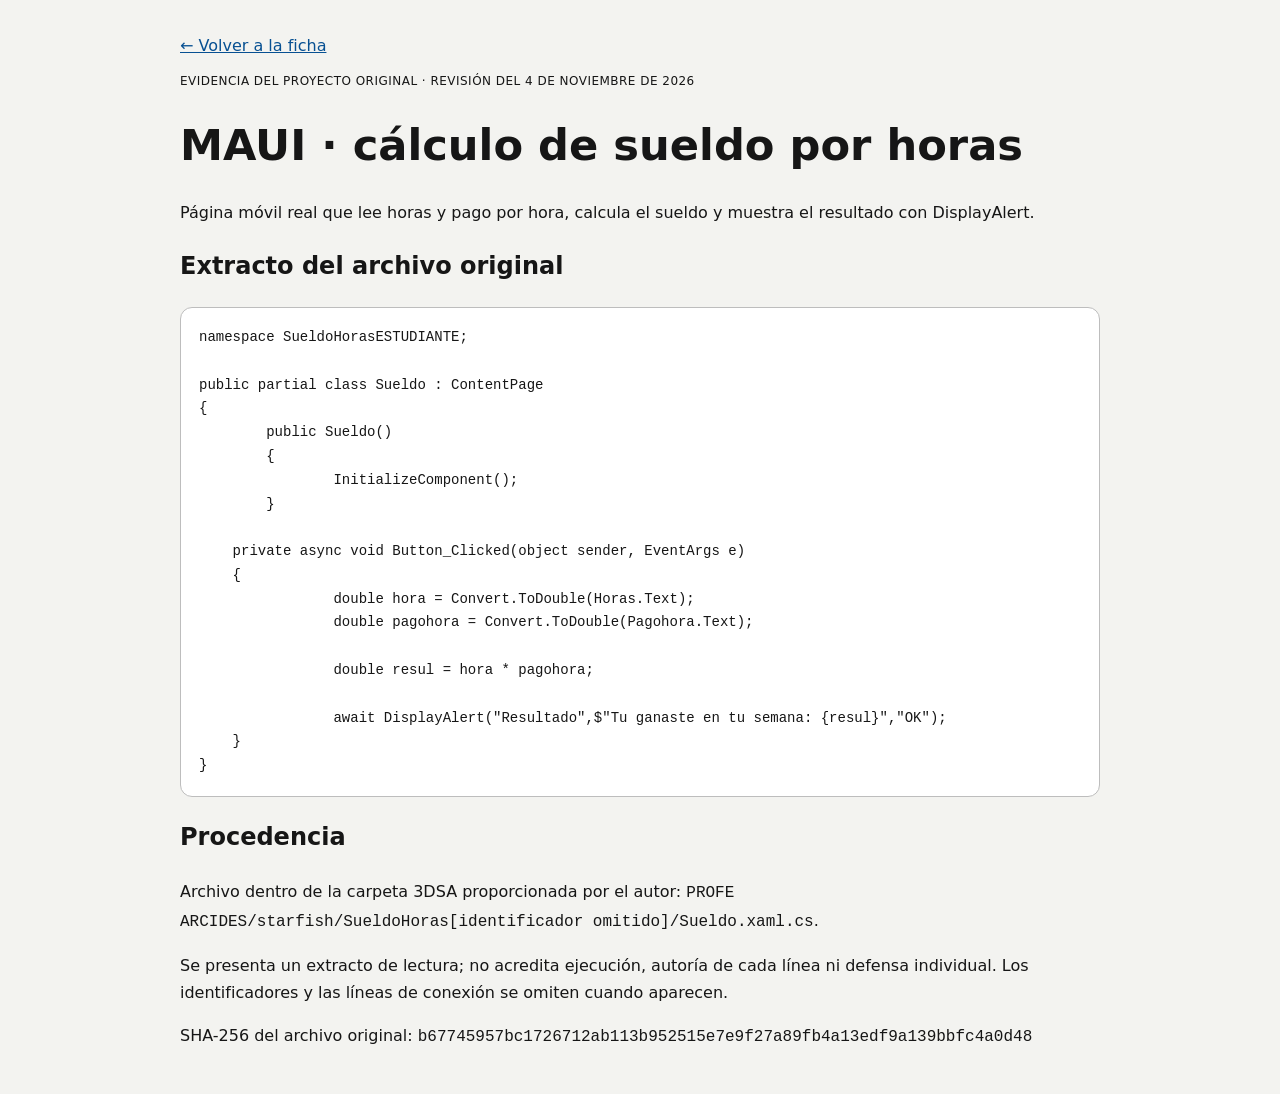
<file: assets/evidencias/maui.html>
<!doctype html><html lang="es"><head><meta charset="utf-8"><meta name="viewport" content="width=device-width,initial-scale=1"><title>MAUI · cálculo de sueldo por horas · Evidencia HUB 3DS·A</title><link rel="stylesheet" href="evidencia.css"></head><body><main><a href="../../index.html#modulo/maui">← Volver a la ficha</a><p>EVIDENCIA DEL PROYECTO ORIGINAL · REVISIÓN DEL 4 DE NOVIEMBRE DE 2026</p><h1>MAUI · cálculo de sueldo por horas</h1><p>Página móvil real que lee horas y pago por hora, calcula el sueldo y muestra el resultado con DisplayAlert.</p><h2>Extracto del archivo original</h2><pre><code>namespace SueldoHorasESTUDIANTE;

public partial class Sueldo : ContentPage
{
	public Sueldo()
	{
		InitializeComponent();
	}

    private async void Button_Clicked(object sender, EventArgs e)
    {
		double hora = Convert.ToDouble(Horas.Text);
		double pagohora = Convert.ToDouble(Pagohora.Text);

		double resul = hora * pagohora;

		await DisplayAlert(&quot;Resultado&quot;,$&quot;Tu ganaste en tu semana: {resul}&quot;,&quot;OK&quot;);
    }
}</code></pre><h2>Procedencia</h2><p>Archivo dentro de la carpeta 3DSA proporcionada por el autor: <code>PROFE ARCIDES/starfish/SueldoHoras[identificador omitido]/Sueldo.xaml.cs</code>.</p><p>Se presenta un extracto de lectura; no acredita ejecución, autoría de cada línea ni defensa individual. Los identificadores y las líneas de conexión se omiten cuando aparecen.</p><p>SHA-256 del archivo original: <code>b67745957bc1726712ab113b952515e7e9f27a89fb4a13edf9a139bbfc4a0d48</code></p></main></body></html>
</file>
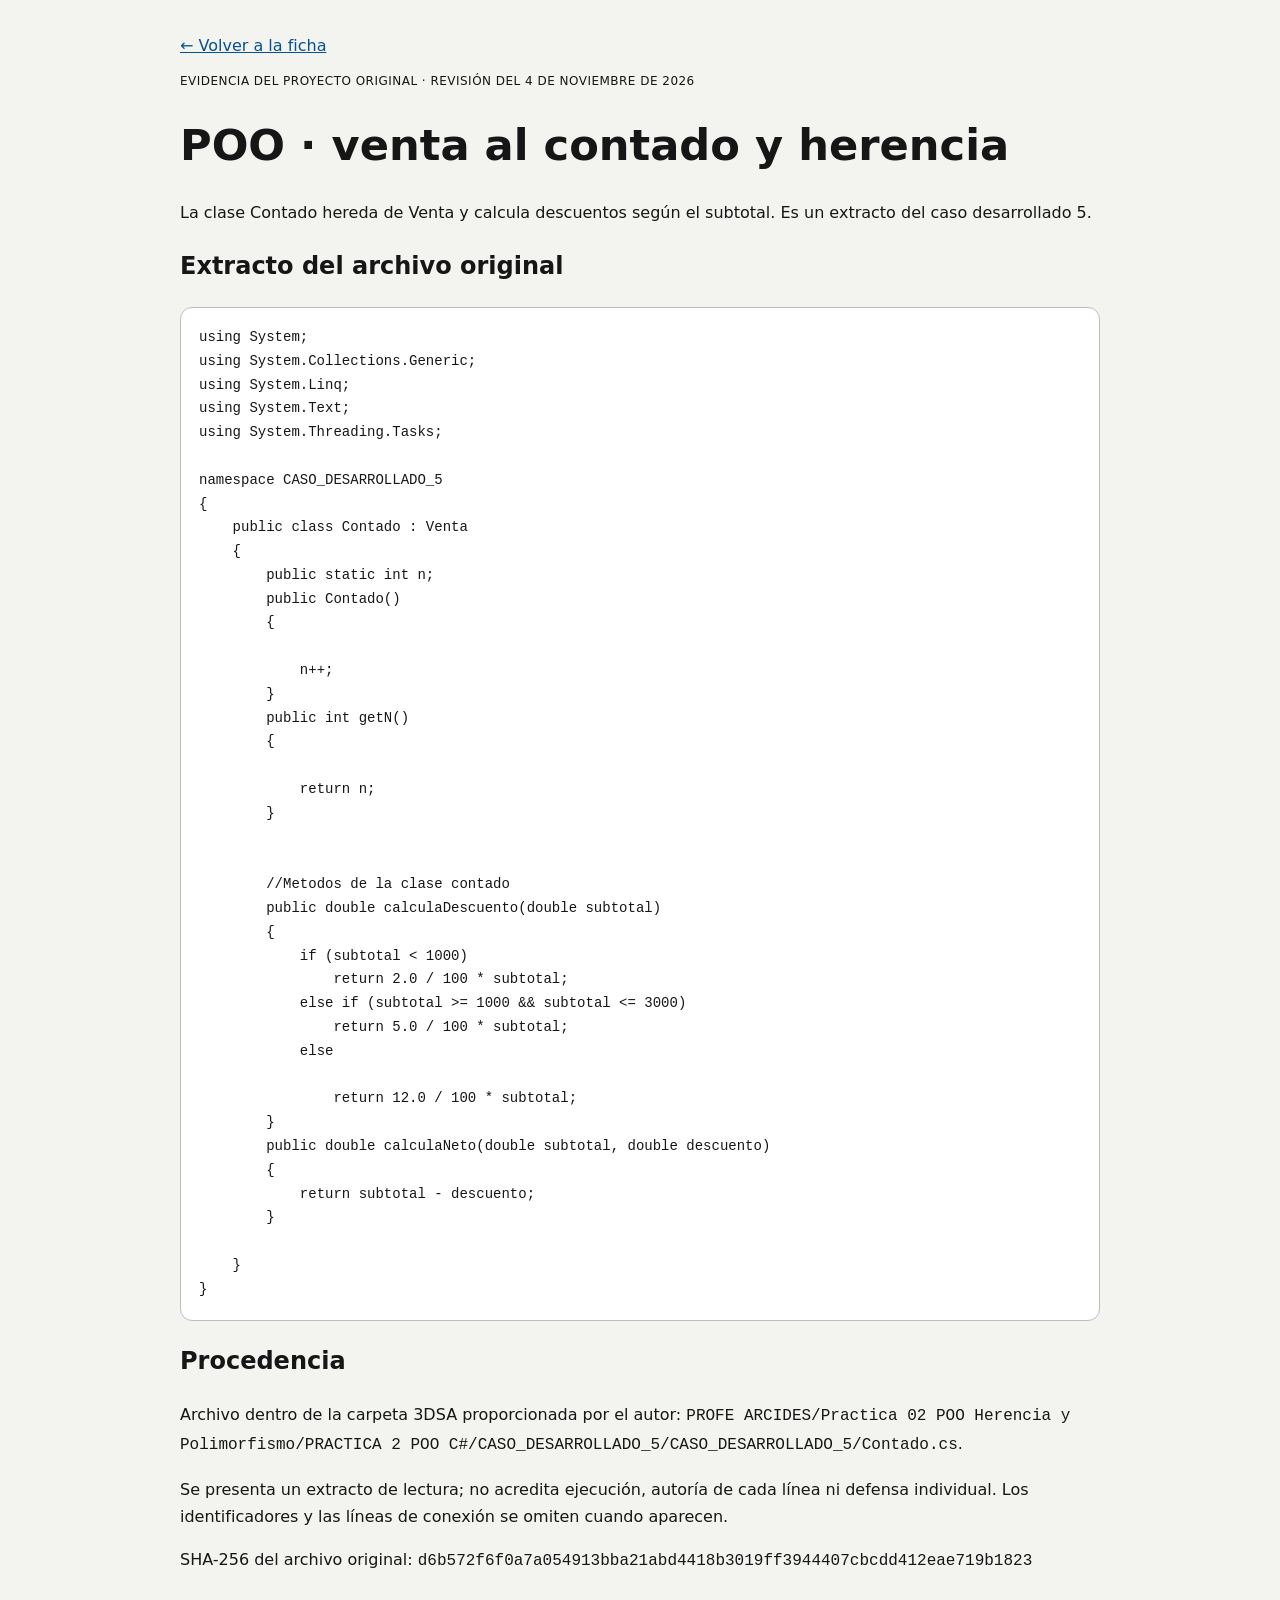
<file: assets/evidencias/poo-csharp.html>
<!doctype html><html lang="es"><head><meta charset="utf-8"><meta name="viewport" content="width=device-width,initial-scale=1"><title>POO · venta al contado y herencia · Evidencia HUB 3DS·A</title><link rel="stylesheet" href="evidencia.css"></head><body><main><a href="../../index.html#modulo/poo-csharp">← Volver a la ficha</a><p>EVIDENCIA DEL PROYECTO ORIGINAL · REVISIÓN DEL 4 DE NOVIEMBRE DE 2026</p><h1>POO · venta al contado y herencia</h1><p>La clase Contado hereda de Venta y calcula descuentos según el subtotal. Es un extracto del caso desarrollado 5.</p><h2>Extracto del archivo original</h2><pre><code>using System;
using System.Collections.Generic;
using System.Linq;
using System.Text;
using System.Threading.Tasks;

namespace CASO_DESARROLLADO_5
{
    public class Contado : Venta
    {
        public static int n;
        public Contado()
        {

            n++;
        }
        public int getN()
        {

            return n;
        }


        //Metodos de la clase contado
        public double calculaDescuento(double subtotal)
        {
            if (subtotal &lt; 1000)
                return 2.0 / 100 * subtotal;
            else if (subtotal &gt;= 1000 &amp;&amp; subtotal &lt;= 3000)
                return 5.0 / 100 * subtotal;
            else

                return 12.0 / 100 * subtotal;
        }
        public double calculaNeto(double subtotal, double descuento)
        {
            return subtotal - descuento;
        }

    }
}
</code></pre><h2>Procedencia</h2><p>Archivo dentro de la carpeta 3DSA proporcionada por el autor: <code>PROFE ARCIDES/Practica 02 POO Herencia y Polimorfismo/PRACTICA 2 POO C#/CASO_DESARROLLADO_5/CASO_DESARROLLADO_5/Contado.cs</code>.</p><p>Se presenta un extracto de lectura; no acredita ejecución, autoría de cada línea ni defensa individual. Los identificadores y las líneas de conexión se omiten cuando aparecen.</p><p>SHA-256 del archivo original: <code>d6b572f6f0a7a054913bba21abd4418b3019ff3944407cbcdd412eae719b1823</code></p></main></body></html>
</file>
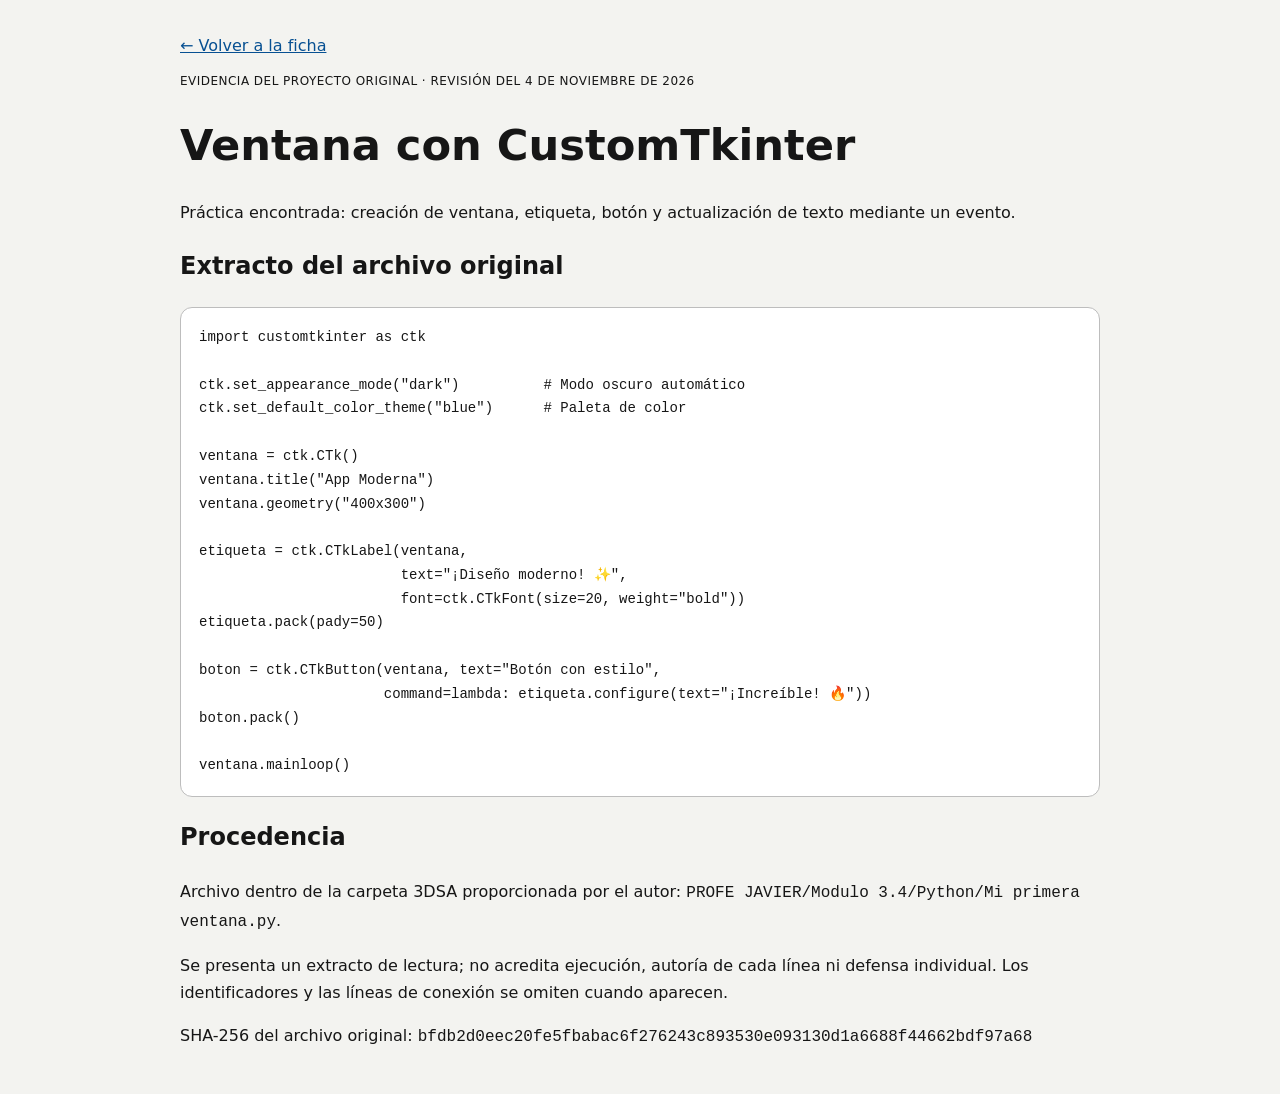
<file: assets/evidencias/python.html>
<!doctype html><html lang="es"><head><meta charset="utf-8"><meta name="viewport" content="width=device-width,initial-scale=1"><title>Ventana con CustomTkinter · Evidencia HUB 3DS·A</title><link rel="stylesheet" href="evidencia.css"></head><body><main><a href="../../index.html#modulo/python">← Volver a la ficha</a><p>EVIDENCIA DEL PROYECTO ORIGINAL · REVISIÓN DEL 4 DE NOVIEMBRE DE 2026</p><h1>Ventana con CustomTkinter</h1><p>Práctica encontrada: creación de ventana, etiqueta, botón y actualización de texto mediante un evento.</p><h2>Extracto del archivo original</h2><pre><code>import customtkinter as ctk

ctk.set_appearance_mode(&quot;dark&quot;)          # Modo oscuro automático
ctk.set_default_color_theme(&quot;blue&quot;)      # Paleta de color

ventana = ctk.CTk()
ventana.title(&quot;App Moderna&quot;)
ventana.geometry(&quot;400x300&quot;)

etiqueta = ctk.CTkLabel(ventana,
                        text=&quot;¡Diseño moderno! ✨&quot;,
                        font=ctk.CTkFont(size=20, weight=&quot;bold&quot;))
etiqueta.pack(pady=50)

boton = ctk.CTkButton(ventana, text=&quot;Botón con estilo&quot;,
                      command=lambda: etiqueta.configure(text=&quot;¡Increíble! 🔥&quot;))
boton.pack()

ventana.mainloop()
</code></pre><h2>Procedencia</h2><p>Archivo dentro de la carpeta 3DSA proporcionada por el autor: <code>PROFE JAVIER/Modulo 3.4/Python/Mi primera ventana.py</code>.</p><p>Se presenta un extracto de lectura; no acredita ejecución, autoría de cada línea ni defensa individual. Los identificadores y las líneas de conexión se omiten cuando aparecen.</p><p>SHA-256 del archivo original: <code>bfdb2d0eec20fe5fbabac6f276243c893530e093130d1a6688f44662bdf97a68</code></p></main></body></html>
</file>
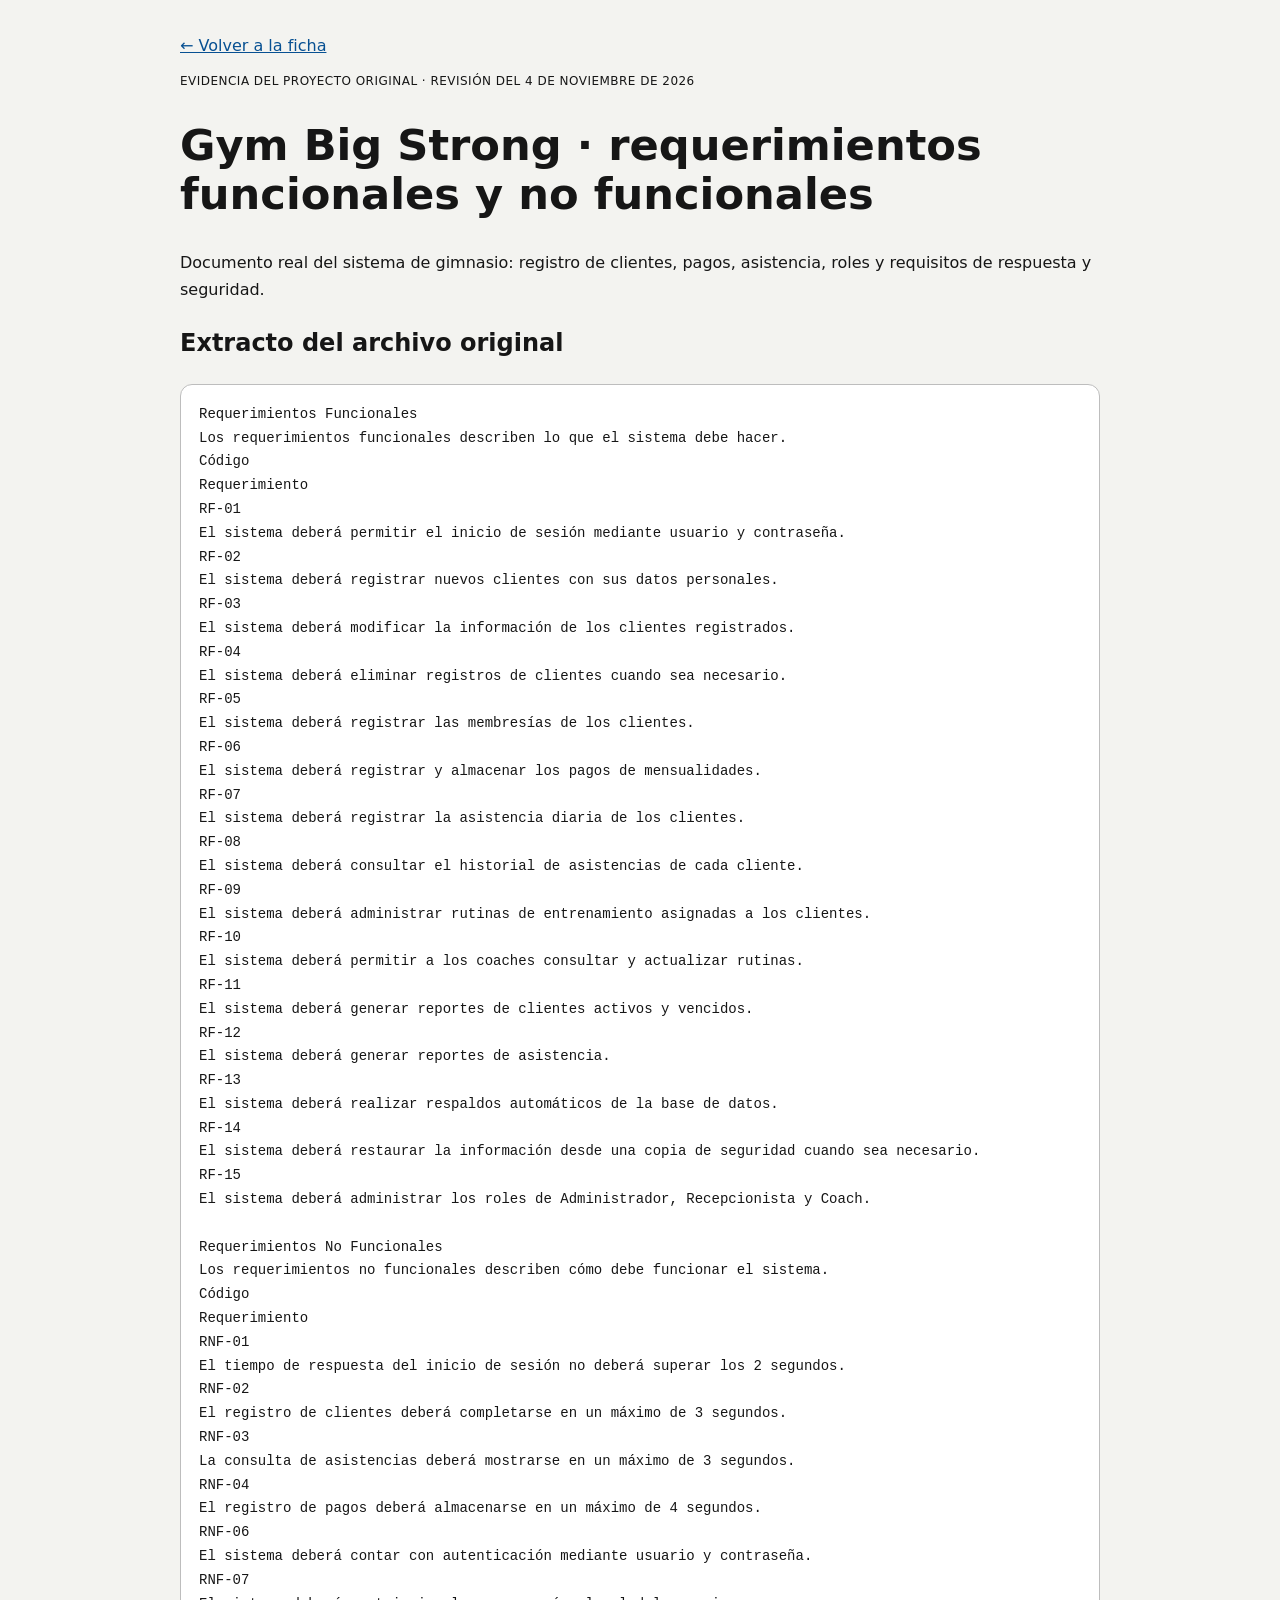
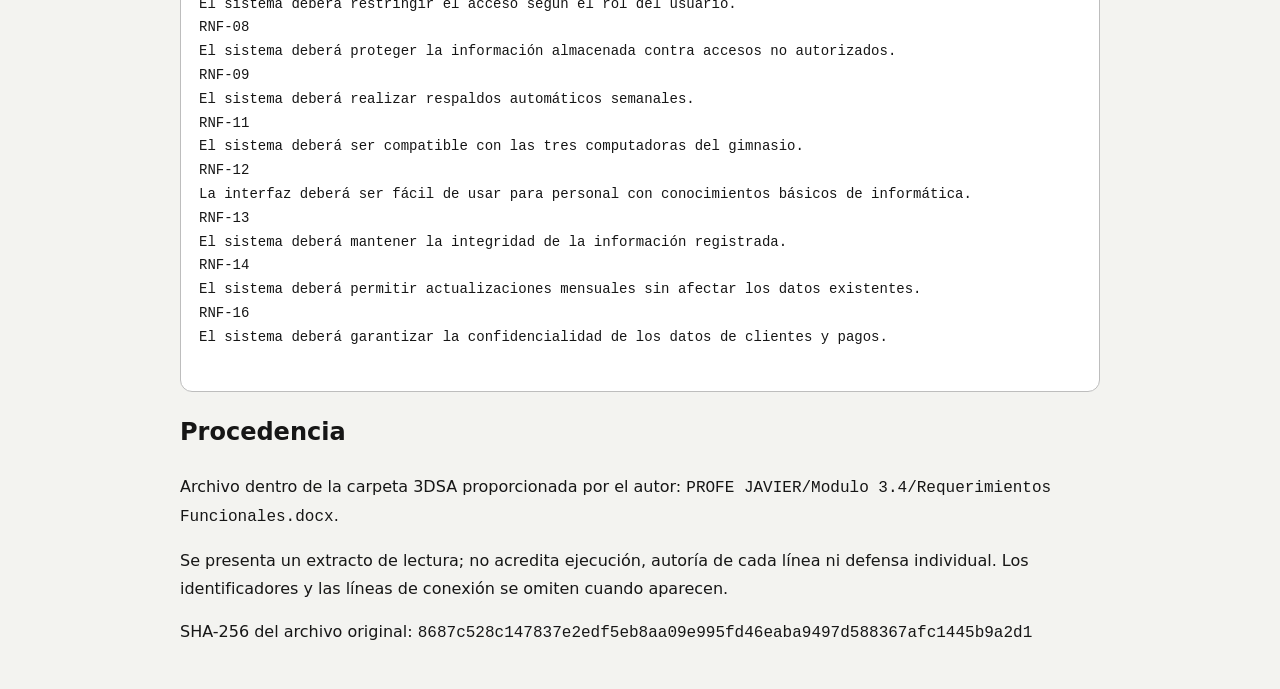
<file: assets/evidencias/requerimientos.html>
<!doctype html><html lang="es"><head><meta charset="utf-8"><meta name="viewport" content="width=device-width,initial-scale=1"><title>Gym Big Strong · requerimientos funcionales y no funcionales · Evidencia HUB 3DS·A</title><link rel="stylesheet" href="evidencia.css"></head><body><main><a href="../../index.html#modulo/requerimientos">← Volver a la ficha</a><p>EVIDENCIA DEL PROYECTO ORIGINAL · REVISIÓN DEL 4 DE NOVIEMBRE DE 2026</p><h1>Gym Big Strong · requerimientos funcionales y no funcionales</h1><p>Documento real del sistema de gimnasio: registro de clientes, pagos, asistencia, roles y requisitos de respuesta y seguridad.</p><h2>Extracto del archivo original</h2><pre><code>Requerimientos Funcionales
Los requerimientos funcionales describen lo que el sistema debe hacer.
Código
Requerimiento
RF-01
El sistema deberá permitir el inicio de sesión mediante usuario y contraseña.
RF-02
El sistema deberá registrar nuevos clientes con sus datos personales.
RF-03
El sistema deberá modificar la información de los clientes registrados.
RF-04
El sistema deberá eliminar registros de clientes cuando sea necesario.
RF-05
El sistema deberá registrar las membresías de los clientes.
RF-06
El sistema deberá registrar y almacenar los pagos de mensualidades.
RF-07
El sistema deberá registrar la asistencia diaria de los clientes.
RF-08
El sistema deberá consultar el historial de asistencias de cada cliente.
RF-09
El sistema deberá administrar rutinas de entrenamiento asignadas a los clientes.
RF-10
El sistema deberá permitir a los coaches consultar y actualizar rutinas.
RF-11
El sistema deberá generar reportes de clientes activos y vencidos.
RF-12
El sistema deberá generar reportes de asistencia.
RF-13
El sistema deberá realizar respaldos automáticos de la base de datos.
RF-14
El sistema deberá restaurar la información desde una copia de seguridad cuando sea necesario.
RF-15
El sistema deberá administrar los roles de Administrador, Recepcionista y Coach.

Requerimientos No Funcionales
Los requerimientos no funcionales describen cómo debe funcionar el sistema.
Código
Requerimiento
RNF-01
El tiempo de respuesta del inicio de sesión no deberá superar los 2 segundos.
RNF-02
El registro de clientes deberá completarse en un máximo de 3 segundos.
RNF-03
La consulta de asistencias deberá mostrarse en un máximo de 3 segundos.
RNF-04
El registro de pagos deberá almacenarse en un máximo de 4 segundos.
RNF-06
El sistema deberá contar con autenticación mediante usuario y contraseña.
RNF-07
El sistema deberá restringir el acceso según el rol del usuario.
RNF-08
El sistema deberá proteger la información almacenada contra accesos no autorizados.
RNF-09
El sistema deberá realizar respaldos automáticos semanales.
RNF-11
El sistema deberá ser compatible con las tres computadoras del gimnasio.
RNF-12
La interfaz deberá ser fácil de usar para personal con conocimientos básicos de informática.
RNF-13
El sistema deberá mantener la integridad de la información registrada.
RNF-14
El sistema deberá permitir actualizaciones mensuales sin afectar los datos existentes.
RNF-16
El sistema deberá garantizar la confidencialidad de los datos de clientes y pagos.

</code></pre><h2>Procedencia</h2><p>Archivo dentro de la carpeta 3DSA proporcionada por el autor: <code>PROFE JAVIER/Modulo 3.4/Requerimientos Funcionales.docx</code>.</p><p>Se presenta un extracto de lectura; no acredita ejecución, autoría de cada línea ni defensa individual. Los identificadores y las líneas de conexión se omiten cuando aparecen.</p><p>SHA-256 del archivo original: <code>8687c528c147837e2edf5eb8aa09e995fd46eaba9497d588367afc1445b9a2d1</code></p></main></body></html>
</file>
<file: css/styles.css>
/* ============================================================
   HUB 3DS·A — Hoja de estilos
   Paleta: negro, blanco y grises translúcidos.
   ============================================================ */

*, *::before, *::after { box-sizing: border-box; }

:root {
  --bg: #050505;
  --bg-soft: #0a0a0a;
  --bg-elev: #0d0d0e;
  --panel: rgba(255, 255, 255, .045);
  --panel-2: rgba(255, 255, 255, .075);
  --panel-3: rgba(255, 255, 255, .11);
  --line: rgba(255, 255, 255, .13);
  --line-strong: rgba(255, 255, 255, .28);
  --ink: #f7f7f5;
  --ink-soft: #d4d4d4;
  --muted: #9a9a9a;
  --muted-2: #9a9a9a;
  --invert: #f7f7f5;
  --invert-ink: #050505;
  --glow: rgba(255, 255, 255, .09);
  --glow-2: rgba(255, 255, 255, .03);
  --shadow: 0 30px 80px rgba(0, 0, 0, .55);
  --radius: 18px;
  --radius-lg: 26px;
  --display: "Space Grotesk", "Segoe UI", system-ui, sans-serif;
  --body: "Space Grotesk", "Segoe UI", system-ui, sans-serif;
  --mono: "JetBrains Mono", ui-monospace, Consolas, monospace;
  --max: 1240px;
  color-scheme: dark;
}

html[data-theme="light"] {
  --bg: #f2f2ef;
  --bg-soft: #ececea;
  --bg-elev: #fbfbf9;
  --panel: rgba(255, 255, 255, .62);
  --panel-2: rgba(0, 0, 0, .035);
  --panel-3: rgba(0, 0, 0, .06);
  --line: rgba(0, 0, 0, .14);
  --line-strong: rgba(0, 0, 0, .32);
  --ink: #0a0a0a;
  --ink-soft: #27272a;
  --muted: #52525b;
  --muted-2: #62626b;
  --invert: #0a0a0a;
  --invert-ink: #fafafa;
  --glow: rgba(0, 0, 0, .055);
  --glow-2: rgba(0, 0, 0, .02);
  --shadow: 0 30px 80px rgba(0, 0, 0, .14);
  color-scheme: light;
}

html { scroll-behavior: smooth; scroll-padding-top: 86px; }

body {
  margin: 0;
  font-family: var(--body);
  font-size: 16px;
  line-height: 1.65;
  color: var(--ink);
  background:
    radial-gradient(1000px 600px at 85% -10%, var(--glow), transparent 60%),
    radial-gradient(700px 500px at -10% 30%, var(--glow-2), transparent 60%),
    var(--bg);
  -webkit-font-smoothing: antialiased;
  text-rendering: optimizeLegibility;
  overflow-x: hidden;
}

body::before {
  content: "";
  position: fixed;
  inset: 0;
  pointer-events: none;
  z-index: 0;
  background-image:
    linear-gradient(var(--line) 1px, transparent 1px),
    linear-gradient(90deg, var(--line) 1px, transparent 1px);
  background-size: 72px 72px;
  opacity: .18;
  mask-image: linear-gradient(to bottom, black, transparent 85%);
}

img { max-width: 100%; display: block; }
a { color: inherit; }
button { font: inherit; color: inherit; }
code, kbd { font-family: var(--mono); }
::selection { background: var(--ink); color: var(--bg); }

:focus-visible {
  outline: 2px solid var(--ink);
  outline-offset: 3px;
  border-radius: 4px;
}

.skip-link {
  position: fixed;
  top: -100px;
  left: 16px;
  z-index: 200;
  background: var(--invert);
  color: var(--invert-ink);
  padding: 10px 16px;
  border-radius: 999px;
  font-weight: 700;
  text-decoration: none;
  transition: top .2s;
}
.skip-link:focus { top: 12px; }

.wrap {
  width: min(var(--max), calc(100% - 40px));
  margin-inline: auto;
  position: relative;
  z-index: 2;
}

/* ------------------------------ topbar ------------------------------ */
.topbar {
  position: sticky;
  top: 0;
  z-index: 50;
  background: color-mix(in srgb, var(--bg) 72%, transparent);
  backdrop-filter: blur(18px) saturate(130%);
  -webkit-backdrop-filter: blur(18px) saturate(130%);
  border-bottom: 1px solid var(--line);
}
@supports not (background: color-mix(in srgb, black 50%, transparent)) {
  .topbar { background: rgba(5, 5, 5, .78); }
  html[data-theme="light"] .topbar { background: rgba(242, 242, 239, .82); }
}
.topbar-inner {
  min-height: 68px;
  display: flex;
  align-items: center;
  gap: 22px;
}
.brand {
  display: inline-flex;
  align-items: center;
  gap: 11px;
  text-decoration: none;
  margin-right: auto;
}
.brand-mark {
  width: 38px;
  height: 38px;
  border-radius: 12px;
  display: grid;
  place-items: center;
  background: var(--invert);
  color: var(--invert-ink);
  font-family: var(--display);
  font-weight: 700;
  font-size: 11px;
  letter-spacing: .06em;
  box-shadow: 0 0 0 1px var(--line-strong), 0 0 24px var(--glow);
}
.brand-text { display: flex; flex-direction: column; line-height: 1.05; }
.brand-text b { font-size: 16px; letter-spacing: .01em; }
.brand-text small { font-family: var(--mono); font-size: 10px; color: var(--muted); letter-spacing: .12em; text-transform: uppercase; }
.nav { display: flex; gap: 4px; }
.nav a {
  text-decoration: none;
  color: var(--muted);
  font-size: 14px;
  font-weight: 600;
  padding: 8px 11px;
  border-radius: 999px;
  transition: color .18s, background .18s;
}
.nav a:hover { color: var(--ink); background: var(--panel); }
.top-actions { display: flex; gap: 7px; }
.icon-btn {
  width: 38px;
  height: 38px;
  display: grid;
  place-items: center;
  border: 1px solid var(--line);
  background: var(--panel);
  border-radius: 12px;
  cursor: pointer;
  transition: background .18s, border-color .18s, transform .18s;
}
.icon-btn:hover { background: var(--panel-2); border-color: var(--line-strong); transform: translateY(-1px); }
.icon-btn svg { width: 18px; height: 18px; }
.progress-line { height: 2px; background: var(--line); overflow: hidden; }
.progress-line i { display: block; height: 100%; width: 0; background: var(--ink); transition: width .5s cubic-bezier(.22, 1, .36, 1); }

/* ------------------------------ buttons ------------------------------ */
.btn {
  display: inline-flex;
  align-items: center;
  justify-content: center;
  gap: 9px;
  border: 1px solid transparent;
  border-radius: 999px;
  padding: 13px 22px;
  font-size: 15px;
  font-weight: 700;
  text-decoration: none;
  cursor: pointer;
  transition: transform .18s, background .18s, color .18s, border-color .18s, box-shadow .18s;
  white-space: nowrap;
}
.btn:hover { transform: translateY(-2px); }
.btn-solid { background: var(--invert); color: var(--invert-ink); box-shadow: 0 0 0 1px var(--line-strong), 0 14px 30px var(--glow); }
.btn-solid:hover { box-shadow: 0 0 0 1px var(--ink), 0 18px 40px var(--glow); }
.btn-ghost { background: var(--panel); border-color: var(--line); color: var(--ink); }
.btn-ghost:hover { background: var(--panel-2); border-color: var(--line-strong); }
.btn-sm { padding: 8px 14px; font-size: 13px; }
.btn svg { width: 17px; height: 17px; }

/* ------------------------------ hero ------------------------------ */
.hero {
  position: relative;
  padding: clamp(70px, 10vw, 130px) 0 54px;
  border-bottom: 1px solid var(--line);
  overflow: hidden;
}
.hero-video {
  position: absolute;
  inset: 0;
  z-index: 0;
  width: 100%;
  height: 100%;
  object-fit: cover;
  object-position: center;
  filter: grayscale(1) contrast(1.05) brightness(.9);
  opacity: .95;
  pointer-events: none;
}
.hero-shade {
  position: absolute;
  inset: 0;
  z-index: 1;
  pointer-events: none;
  background:
    linear-gradient(90deg, rgba(5, 5, 5, .70) 0%, rgba(5, 5, 5, .48) 48%, rgba(5, 5, 5, .28) 100%),
    linear-gradient(180deg, rgba(5, 5, 5, .10), rgba(5, 5, 5, .32));
}
.hero-grid {
  position: absolute;
  inset: 0;
  z-index: 2;
  background:
    radial-gradient(700px 420px at 80% 10%, var(--glow), transparent 65%),
    radial-gradient(500px 360px at 15% 80%, var(--glow-2), transparent 65%);
  pointer-events: none;
}
.hero-inner { position: relative; z-index: 3; }

html[data-theme="light"] .hero-video {
  filter: grayscale(1) contrast(.95) brightness(1.35);
  opacity: .2;
}
html[data-theme="light"] .hero-shade {
  background:
    linear-gradient(90deg, rgba(242, 242, 239, .94) 0%, rgba(242, 242, 239, .82) 48%, rgba(242, 242, 239, .64) 100%),
    linear-gradient(180deg, rgba(242, 242, 239, .35), rgba(242, 242, 239, .62));
}

@media (max-width: 700px) {
  .hero-shade {
    background:
      linear-gradient(180deg, rgba(5, 5, 5, .44) 0%, rgba(5, 5, 5, .64) 100%),
      rgba(5, 5, 5, .12);
  }
  html[data-theme="light"] .hero-shade {
    background:
      linear-gradient(180deg, rgba(242, 242, 239, .78) 0%, rgba(242, 242, 239, .94) 100%),
      rgba(242, 242, 239, .45);
  }
}

@media (prefers-reduced-motion: reduce) {
  .hero-video { display: none; }
  .hero-shade { display: none; }
}
.eyebrow {
  display: inline-flex;
  align-items: center;
  gap: 9px;
  font-family: var(--mono);
  font-size: 11px;
  letter-spacing: .16em;
  text-transform: uppercase;
  color: var(--muted);
  margin: 0 0 22px;
}
.dot { width: 7px; height: 7px; border-radius: 50%; background: var(--ink); box-shadow: 0 0 0 4px var(--panel-2); animation: pulse 2.8s infinite; }
@keyframes pulse { 0%, 100% { opacity: 1; } 50% { opacity: .35; } }
h1 {
  font-family: var(--display);
  font-size: clamp(3.2rem, 9.2vw, 8.4rem);
  line-height: .92;
  letter-spacing: -.055em;
  font-weight: 700;
  margin: 0;
}
.outline {
  color: transparent;
  -webkit-text-stroke: 1.5px var(--ink);
  text-stroke: 1.5px var(--ink);
}
.lead {
  max-width: 62ch;
  color: var(--muted);
  font-size: clamp(1rem, 1.4vw, 1.18rem);
  margin: 28px 0 0;
}
.hero-actions { display: flex; flex-wrap: wrap; gap: 11px; margin-top: 30px; }
.hero-stats {
  display: grid;
  grid-template-columns: repeat(4, minmax(0, 1fr));
  gap: 1px;
  margin-top: 56px;
  border: 1px solid var(--line);
  border-radius: var(--radius);
  overflow: hidden;
  background: var(--line);
  max-width: 760px;
}
.stat { background: var(--bg-soft); padding: 18px 20px; }
.stat b { display: block; font-family: var(--display); font-size: clamp(1.5rem, 3vw, 2.1rem); line-height: 1; letter-spacing: -.03em; }
.stat span { display: block; margin-top: 5px; font-family: var(--mono); font-size: 10px; letter-spacing: .12em; text-transform: uppercase; color: var(--muted); }

.hero-ticker {
  margin-top: 54px;
  border-top: 1px solid var(--line);
  border-bottom: 1px solid var(--line);
  overflow: hidden;
  padding: 11px 0;
  mask-image: linear-gradient(90deg, transparent, black 8%, black 92%, transparent);
}
.ticker-track {
  display: flex;
  gap: 34px;
  width: max-content;
  animation: ticker 46s linear infinite;
  will-change: transform;
}
.hero-ticker:hover .ticker-track { animation-play-state: paused; }
.ticker-item {
  display: inline-flex;
  align-items: center;
  gap: 11px;
  font-family: var(--mono);
  font-size: 11px;
  letter-spacing: .08em;
  text-transform: uppercase;
  color: var(--muted);
  white-space: nowrap;
}
.ticker-item i { width: 5px; height: 5px; border-radius: 50%; background: var(--ink); opacity: .6; }
@keyframes ticker { to { transform: translateX(-50%); } }

/* ------------------------------ sections ------------------------------ */
.section { padding: clamp(64px, 8vw, 104px) 0; border-bottom: 1px solid var(--line); }
.section-alt { background: var(--bg-soft); }
.section-head {
  display: grid;
  grid-template-columns: 1.15fr .85fr;
  gap: 30px;
  align-items: end;
  margin-bottom: 34px;
}
.kicker {
  font-family: var(--mono);
  font-size: 11px;
  letter-spacing: .16em;
  text-transform: uppercase;
  color: var(--muted);
  margin: 0 0 14px;
}
h2 {
  font-family: var(--display);
  font-size: clamp(2rem, 4.2vw, 3.6rem);
  line-height: 1.02;
  letter-spacing: -.045em;
  font-weight: 700;
  margin: 0;
}
.section-note { color: var(--muted); font-size: 15px; margin: 0; max-width: 48ch; }
.section-note b { color: var(--ink); }

/* ------------------------------ toolbar ------------------------------ */
.toolbar { display: flex; flex-wrap: wrap; gap: 10px; align-items: center; margin-bottom: 14px; }
.search-wrap {
  position: relative;
  flex: 1 1 340px;
  display: flex;
  align-items: center;
  gap: 10px;
  background: var(--panel);
  border: 1px solid var(--line);
  border-radius: 14px;
  padding: 0 12px;
  min-height: 48px;
  transition: border-color .18s, background .18s;
}
.search-wrap:focus-within { border-color: var(--line-strong); background: var(--panel-2); }
.search-wrap svg { width: 18px; height: 18px; color: var(--muted); flex: none; }
.search-wrap input {
  flex: 1;
  min-width: 0;
  border: 0;
  background: transparent;
  color: var(--ink);
  font: 400 15px var(--body);
  padding: 12px 0;
  outline: none;
}
.search-wrap input::placeholder { color: var(--muted-2); }
.search-wrap kbd {
  font-size: 10px;
  color: var(--muted);
  border: 1px solid var(--line);
  border-bottom-width: 2px;
  border-radius: 5px;
  padding: 1px 6px;
  background: var(--panel-2);
}
.chips { display: flex; flex-wrap: wrap; gap: 7px; }
.chip {
  border: 1px solid var(--line);
  background: var(--panel);
  color: var(--muted);
  border-radius: 999px;
  padding: 8px 14px;
  font-size: 13px;
  font-weight: 600;
  cursor: pointer;
  transition: color .18s, background .18s, border-color .18s, transform .18s;
  white-space: nowrap;
}
.chip:hover { color: var(--ink); border-color: var(--line-strong); transform: translateY(-1px); }
.chip[aria-pressed="true"] { background: var(--invert); color: var(--invert-ink); border-color: var(--invert); }
.chip .count { font-family: var(--mono); font-size: 10px; opacity: .65; margin-left: 5px; }
.result-line {
  display: flex;
  flex-wrap: wrap;
  justify-content: space-between;
  gap: 8px 18px;
  margin: 18px 0 22px;
  font-family: var(--mono);
  font-size: 11px;
  letter-spacing: .06em;
  text-transform: uppercase;
  color: var(--muted);
}
.result-line b { color: var(--ink); }

/* ------------------------------ grid & cards ------------------------------ */
.grid {
  display: grid;
  grid-template-columns: repeat(auto-fill, minmax(290px, 1fr));
  gap: 16px;
}
.card {
  position: relative;
  display: flex;
  flex-direction: column;
  background: var(--panel);
  border: 1px solid var(--line);
  border-radius: var(--radius);
  overflow: hidden;
  animation: cardIn .5s cubic-bezier(.22, 1, .36, 1) both;
  transition: transform .22s cubic-bezier(.22, 1, .36, 1), border-color .22s, background .22s, box-shadow .22s;
}
@keyframes cardIn { from { opacity: 0; transform: translateY(14px); } to { opacity: 1; transform: none; } }
.card:hover { transform: translateY(-5px); border-color: var(--line-strong); background: var(--panel-2); box-shadow: 0 22px 50px rgba(0, 0, 0, .22); }
.card.done { border-color: var(--line-strong); }
.card.done::after {
  content: "REPASADO";
  position: absolute;
  top: 14px;
  left: 14px;
  z-index: 3;
  font-family: var(--mono);
  font-size: 9px;
  letter-spacing: .12em;
  background: var(--invert);
  color: var(--invert-ink);
  padding: 4px 8px;
  border-radius: 999px;
}
.card-art {
  position: relative;
  height: 138px;
  border-bottom: 1px solid var(--line);
  background:
    radial-gradient(240px 140px at 80% 20%, var(--glow), transparent 70%),
    linear-gradient(135deg, var(--panel-2), transparent 60%);
  overflow: hidden;
}
.card-art::before {
  content: "";
  position: absolute;
  inset: 0;
  background-image:
    linear-gradient(var(--line) 1px, transparent 1px),
    linear-gradient(90deg, var(--line) 1px, transparent 1px);
  background-size: 28px 28px;
  opacity: .5;
  mask-image: radial-gradient(circle at 70% 40%, black, transparent 75%);
}
.card-num {
  position: absolute;
  right: 16px;
  bottom: -12px;
  font-family: var(--display);
  font-size: 5.4rem;
  font-weight: 700;
  line-height: 1;
  letter-spacing: -.08em;
  color: transparent;
  -webkit-text-stroke: 1px var(--line-strong);
  opacity: .65;
  user-select: none;
}
.card-icon {
  position: absolute;
  left: 18px;
  top: 18px;
  width: 46px;
  height: 46px;
  display: grid;
  place-items: center;
  border: 1px solid var(--line-strong);
  border-radius: 14px;
  background: var(--panel);
  backdrop-filter: blur(6px);
}
.card-icon svg { width: 23px; height: 23px; }
.card-badge {
  position: absolute;
  left: 18px;
  bottom: 14px;
  display: inline-flex;
  align-items: center;
  gap: 7px;
  font-family: var(--mono);
  font-size: 9.5px;
  letter-spacing: .1em;
  text-transform: uppercase;
  color: var(--muted);
}
.card-badge i { width: 5px; height: 5px; border-radius: 50%; background: var(--ink); opacity: .55; }
.card-body { padding: 17px 18px 18px; display: flex; flex-direction: column; flex: 1; }
.card-body h3 { font-size: 18px; line-height: 1.25; letter-spacing: -.02em; margin: 0 0 8px; }
.card-body p { color: var(--muted); font-size: 13.5px; line-height: 1.55; margin: 0 0 14px; display: -webkit-box; -webkit-line-clamp: 3; -webkit-box-orient: vertical; overflow: hidden; }
.card-tags { display: flex; flex-wrap: wrap; gap: 5px; margin-top: auto; }
.tag {
  font-family: var(--mono);
  font-size: 9.5px;
  letter-spacing: .04em;
  color: var(--muted);
  border: 1px solid var(--line);
  border-radius: 999px;
  padding: 2px 8px;
  background: var(--panel-2);
}
.card-foot {
  display: flex;
  align-items: center;
  justify-content: space-between;
  gap: 10px;
  margin-top: 15px;
  padding-top: 13px;
  border-top: 1px solid var(--line);
}
.card-open {
  border: 0;
  background: transparent;
  color: var(--ink);
  font-size: 13px;
  font-weight: 700;
  cursor: pointer;
  display: inline-flex;
  align-items: center;
  gap: 6px;
  padding: 0;
}
.card-open svg { width: 14px; height: 14px; transition: transform .18s; }
.card-open:hover svg { transform: translateX(3px); }
.check {
  display: inline-flex;
  align-items: center;
  gap: 7px;
  font-size: 11.5px;
  color: var(--muted);
  cursor: pointer;
  user-select: none;
}
.check input { appearance: none; width: 17px; height: 17px; border: 1px solid var(--line-strong); border-radius: 5px; display: grid; place-items: center; cursor: pointer; transition: background .18s; }
.check input::after { content: "✓"; font-size: 11px; font-weight: 800; color: var(--invert-ink); opacity: 0; transform: scale(.6); transition: opacity .15s, transform .15s; }
.check input:checked { background: var(--invert); border-color: var(--invert); }
.check input:checked::after { opacity: 1; transform: scale(1); }
.check input:focus-visible { outline: 2px solid var(--ink); outline-offset: 2px; }

.empty {
  border: 1px dashed var(--line-strong);
  border-radius: var(--radius);
  padding: 44px 22px;
  text-align: center;
  color: var(--muted);
}
.empty b { display: block; color: var(--ink); font-size: 18px; margin-bottom: 4px; }

/* ------------------------------ timeline ------------------------------ */
.route-heading { text-align: center; margin-bottom: 30px; }
.route-heading h2 { font-size: clamp(2.25rem, 6vw, 4.25rem); margin: 0 0 18px; line-height: 1.05; }
.route-heading .section-note { margin-inline: auto; }
.route-relief {
  --route-axis: clamp(122px, 23vw, 182px);
  --route-row: 134px;
  --route-gap: clamp(6px, 2vw, 22px);
  position: relative;
  max-width: 580px;
  margin: 0 auto;
  isolation: isolate;
}
.route-curve { position: absolute; inset: 0 auto 0 50%; translate: -50% 0; width: var(--route-axis); height: 100%; overflow: visible; pointer-events: none; }
.route-curve path { fill: none; stroke-linecap: round; vector-effect: non-scaling-stroke; }
.route-curve-base { stroke: var(--muted); stroke-width: 10; filter: drop-shadow(0 4px 4px rgba(0,0,0,.35)); }
.route-curve-light { stroke: var(--ink); stroke-width: 5; opacity: .7; }
.route-steps { position: relative; list-style: none; margin: 0; padding: 0; }
.route-step { height: var(--route-row); display: grid; grid-template-columns: minmax(0, 1fr) var(--route-axis) minmax(0, 1fr); align-items: center; column-gap: var(--route-gap); }
.route-medallion {
  grid-area: 1 / 2;
  justify-self: center;
  display: grid;
  place-items: center;
  width: clamp(76px, 15vw, 112px);
  aspect-ratio: 1;
  border-radius: 50%;
  border: 1px solid var(--line-strong);
  color: #fff;
  background: radial-gradient(circle at 32% 24%, rgba(255,255,255,.16), transparent 65%), rgba(0,0,0,.72);
  box-shadow: inset 0 0 0 4px var(--panel), inset 0 -5px 8px rgba(0,0,0,.12), 0 8px 14px rgba(0,0,0,.27);
}
.route-medallion svg { width: clamp(29px, 5vw, 43px); height: clamp(29px, 5vw, 43px); }
.route-capsule {
  grid-area: 1 / 3;
  position: relative;
  display: flex;
  align-items: center;
  justify-content: center;
  min-width: 0;
  width: min(100%, 144px);
  min-height: 52px;
  padding: 9px 15px;
  border: 1px solid var(--line-strong);
  border-radius: 28px;
  color: var(--ink);
  background: linear-gradient(160deg, var(--panel-3), transparent), var(--bg-elev);
  box-shadow: inset 0 1px var(--line), 0 7px 14px rgba(0,0,0,.23);
  text-align: left;
  cursor: pointer;
  transition: transform .2s ease, border-color .2s ease;
}
.route-step:nth-child(even) .route-capsule { grid-column: 1; justify-self: end; }
.route-capsule::before { content: ""; position: absolute; top: calc(50% - 4px); left: -5px; width: 8px; height: 8px; rotate: 45deg; background: var(--bg-elev); border: solid var(--line-strong); border-width: 0 0 1px 1px; }
.route-step:nth-child(even) .route-capsule::before { left: auto; right: -5px; rotate: 225deg; }
.route-code { font: 700 clamp(17px, 3vw, 26px) var(--mono); color: var(--ink-soft); }
.route-capsule.done .route-code::after { content: " ✓"; font-size: .6em; }
.route-capsule:hover, .route-capsule:focus-visible { transform: translateY(-3px); border-color: var(--ink); }
@media (max-width: 540px) {
  .route-relief { --route-row: 104px; }
  .route-capsule, .route-step:nth-child(even) .route-capsule { min-height: 44px; padding: 6px; border-radius: 22px; }
}
@media (prefers-reduced-motion: no-preference) {
  #ruta.section-visible .route-curve { animation: route-draw 1.2s ease-out; }
  #ruta.section-visible .route-medallion, #ruta.section-visible .route-capsule { animation: route-rise .45s ease-out var(--step-delay) backwards; }
}
@keyframes route-draw {
  from { clip-path: inset(-16px -16px 100%); }
  to { clip-path: inset(-16px); }
}
@keyframes route-rise { from { opacity: 0; translate: 0 8px; } to { opacity: 1; translate: 0 0; } }
@media (prefers-reduced-motion: reduce) { .route-capsule { transition: none; } .route-capsule:hover, .route-capsule:focus-visible { transform: none; } }

/* ------------------------------ quiz ------------------------------ */
.quiz-box {
  background: var(--panel);
  border: 1px solid var(--line);
  border-radius: var(--radius-lg);
  padding: clamp(20px, 3vw, 34px);
}
.quiz-top { display: flex; flex-wrap: wrap; justify-content: space-between; align-items: center; gap: 14px; margin-bottom: 18px; }
.quiz-top h3 { margin: 0; font-size: 20px; letter-spacing: -.02em; }
.quiz-score { font-family: var(--mono); font-size: 12px; color: var(--muted); }
.quiz-score b { color: var(--ink); }
.quiz-list { display: grid; gap: 16px; }
.q { border-top: 1px solid var(--line); padding-top: 16px; }
.q:first-child { border-top: 0; padding-top: 0; }
.q > p { font-weight: 600; margin: 0 0 11px; }
.q-opts { display: grid; gap: 7px; }
.q-opt {
  display: flex;
  align-items: flex-start;
  gap: 11px;
  width: 100%;
  text-align: left;
  padding: 10px 13px;
  border: 1px solid var(--line);
  border-radius: 11px;
  background: var(--panel-2);
  cursor: pointer;
  font-size: 14px;
  transition: background .16s, border-color .16s, transform .16s;
}
.q-opt:hover:not(:disabled) { border-color: var(--line-strong); transform: translateX(2px); }
.q-opt:disabled { cursor: default; }
.q-opt .letter {
  flex: none;
  width: 22px;
  height: 22px;
  border-radius: 6px;
  display: grid;
  place-items: center;
  font-family: var(--mono);
  font-size: 10px;
  border: 1px solid var(--line-strong);
}
.q-opt.correct { background: var(--invert); color: var(--invert-ink); border-color: var(--invert); }
.q-opt.correct .letter { border-color: var(--invert-ink); }
.q-opt.wrong { border-style: dashed; opacity: .62; }
.q-feedback { margin: 9px 0 0; font-size: 13px; color: var(--muted); display: none; }
.q-feedback.show { display: block; }
.q-feedback b { color: var(--ink); }
.quiz-foot { display: flex; flex-wrap: wrap; align-items: center; gap: 12px; margin-top: 20px; padding-top: 16px; border-top: 1px solid var(--line); }
.quiz-foot .btn { padding: 10px 16px; font-size: 13px; }
.quiz-result {
  margin-top: 14px;
  padding: 14px 16px;
  border: 1px solid var(--line-strong);
  border-radius: 12px;
  background: var(--panel-2);
  font-size: 14px;
  display: none;
}
.quiz-result.show { display: block; }
.quiz-result b { font-family: var(--display); font-size: 18px; }

/* ------------------------------ flashcards ------------------------------ */
.flash-wrap { display: grid; grid-template-columns: 1fr auto; gap: 24px; align-items: center; }
.flashcard { perspective: 1200px; min-height: 260px; }
.flash-inner {
  position: relative;
  width: 100%;
  min-height: 260px;
  transform-style: preserve-3d;
  transition: transform .55s cubic-bezier(.22, 1, .36, 1);
}
.flashcard.flipped .flash-inner { transform: rotateY(180deg); }
.flash-face {
  position: absolute;
  inset: 0;
  backface-visibility: hidden;
  -webkit-backface-visibility: hidden;
  border: 1px solid var(--line);
  border-radius: var(--radius-lg);
  background: var(--panel);
  padding: 26px;
  display: flex;
  flex-direction: column;
  justify-content: space-between;
  gap: 18px;
}
.flash-face.back { transform: rotateY(180deg); background: var(--panel-2); }
.flash-face small { font-family: var(--mono); font-size: 10px; letter-spacing: .12em; text-transform: uppercase; color: var(--muted); }
.flash-face p { margin: 0; font-size: clamp(1.15rem, 2.4vw, 1.7rem); line-height: 1.35; letter-spacing: -.02em; font-weight: 600; }
.flash-face.back p { font-weight: 400; color: var(--ink-soft); }
.flash-actions { display: flex; flex-wrap: wrap; gap: 8px; }
.flash-side { display: flex; flex-direction: column; gap: 8px; }
.flash-count { font-family: var(--mono); font-size: 11px; color: var(--muted); text-align: center; }

/* ------------------------------ tag cloud ------------------------------ */
.cloud { display: flex; flex-wrap: wrap; gap: 8px; align-items: center; max-width: 980px; }
.cloud button {
  border: 1px solid var(--line);
  background: var(--panel);
  color: var(--muted);
  border-radius: 999px;
  padding: 5px 12px;
  cursor: pointer;
  transition: background .18s, color .18s, border-color .18s, transform .18s;
  line-height: 1.2;
}
.cloud button:hover { background: var(--panel-2); color: var(--ink); border-color: var(--line-strong); transform: translateY(-2px); }
.cloud .s1 { font-size: 11px; }
.cloud .s2 { font-size: 13px; }
.cloud .s3 { font-size: 15px; }
.cloud .s4 { font-size: 18px; }
.cloud .s5 { font-size: 22px; font-weight: 700; }
.cloud .count { font-family: var(--mono); font-size: 9px; opacity: .55; margin-left: 4px; }

/* ------------------------------ team / rubric ------------------------------ */
.split { display: grid; grid-template-columns: 1fr 1fr; gap: 22px; }
.panel {
  background: var(--panel);
  border: 1px solid var(--line);
  border-radius: var(--radius-lg);
  padding: clamp(20px, 3vw, 30px);
}
.panel h3 { margin: 0 0 8px; font-size: 20px; letter-spacing: -.02em; }
.panel > p { color: var(--muted); font-size: 14.5px; margin: 0 0 18px; }
.team-list { display: grid; gap: 8px; }
.team-row {
  display: grid;
  grid-template-columns: 1fr auto;
  gap: 10px;
  padding: 11px 13px;
  border: 1px solid var(--line);
  border-radius: 11px;
  background: var(--panel-2);
}
.team-row b { font-size: 14px; }
.team-row small { display: block; color: var(--muted); font-size: 12px; }
.team-row .rol { font-family: var(--mono); font-size: 9px; letter-spacing: .08em; text-transform: uppercase; color: var(--muted); text-align: right; align-self: center; }
.team-row.pending { border-style: dashed; }
.repo-box { display: flex; flex-wrap: wrap; gap: 8px; margin-top: 16px; }
.repo-box .btn { padding: 10px 15px; font-size: 13px; }
.rubric { display: grid; gap: 9px; margin-top: 6px; }
.rubric-row { display: grid; grid-template-columns: 1fr auto; gap: 10px; padding: 10px 0; border-bottom: 1px solid var(--line); font-size: 14px; }
.rubric-row:last-child { border-bottom: 0; }
.rubric-row span:last-child { font-family: var(--mono); font-size: 11px; color: var(--muted); white-space: nowrap; }
.rubric-row b { display: block; font-size: 14px; }
.rubric-row small { color: var(--muted); font-size: 12.5px; }
.badges { display: grid; grid-template-columns: repeat(auto-fill, minmax(155px, 1fr)); gap: 8px; }
.badge {
  display: flex;
  align-items: center;
  gap: 9px;
  padding: 10px 11px;
  border: 1px solid var(--line-strong);
  border-radius: 11px;
  background: var(--panel-2);
  font-size: 12.5px;
  font-weight: 600;
  line-height: 1.25;
}
.badge .ico {
  flex: none;
  width: 28px;
  height: 28px;
  display: grid;
  place-items: center;
  border-radius: 50%;
  background: var(--invert);
  color: var(--invert-ink);
  font-family: var(--mono);
  font-size: 11px;
}
.badge.locked { border-style: dashed; color: var(--muted); background: transparent; }
.badge.locked .ico { background: transparent; color: var(--muted); border: 1px solid var(--line-strong); }

/* ------------------------------ 3D carousel ------------------------------ */
.carousel-section {
  padding: 50px 0 70px;
  border-bottom: 1px solid var(--line);
  overflow: hidden;
  background: var(--bg-soft);
}
.carousel-head { margin-bottom: 28px; }
.carousel-head .kicker { text-align: center; }
.carousel-shell {
  position: relative;
  width: 100%;
  max-width: 900px;
  margin: 0 auto;
  height: 340px;
  perspective: 1400px;
  overflow: visible;
}
.carousel-stage {
  width: 100%;
  height: 100%;
  position: relative;
  transform-style: preserve-3d;
  animation: carouselSpin 50s linear infinite;
}
.carousel-stage.paused { animation-play-state: paused; }
@keyframes carouselSpin {
  to { transform: rotateY(360deg); }
}
.carousel-item {
  position: absolute;
  inset: 0;
  display: flex;
  align-items: center;
  justify-content: center;
  backface-visibility: hidden;
}
.carousel-card {
  width: 130px;
  padding: 14px 10px 12px;
  background: rgba(255, 255, 255, .12);
  backdrop-filter: blur(8px);
  -webkit-backdrop-filter: blur(8px);
  border: 1px solid var(--line);
  border-radius: var(--radius);
  text-align: center;
  display: flex;
  flex-direction: column;
  align-items: center;
  transition: transform .3s ease, box-shadow .3s ease;
  cursor: default;
  user-select: none;
}
.carousel-card:hover {
  transform: scale(1.08);
  box-shadow: 0 0 0 1px var(--line-strong), 0 20px 50px rgba(0,0,0,.5);
}
.carousel-card img {
  width: 72px;
  height: 72px;
  object-fit: contain;
  display: block;
  margin-bottom: 8px;
  filter: grayscale(.18) contrast(1.1);
  pointer-events: none;
}
.carousel-card span {
  font-size: 10.5px;
  font-weight: 600;
  letter-spacing: .03em;
  line-height: 1.25;
  color: var(--ink-soft);
  max-width: 100%;
  overflow: hidden;
  text-overflow: ellipsis;
  white-space: nowrap;
}
html[data-theme="light"] .carousel-card {
  background: rgba(255, 255, 255, .75);
  backdrop-filter: blur(8px);
  -webkit-backdrop-filter: blur(8px);
}
.carousel-nav {
  position: absolute;
  top: 50%;
  z-index: 10;
  transform: translateY(-50%);
  width: 38px;
  height: 38px;
  border-radius: 50%;
  background: var(--panel-3);
  border: 1px solid var(--line);
  display: grid;
  place-items: center;
  cursor: pointer;
  color: var(--ink);
  transition: background .2s;
}
.carousel-nav:hover { background: var(--panel-2); }
.carousel-nav svg { width: 18px; height: 18px; }
.carousel-prev { left: 10px; }
.carousel-next { right: 10px; }
.carousel-count {
  position: absolute;
  bottom: -26px;
  left: 50%;
  transform: translateX(-50%);
  font-family: var(--mono);
  font-size: 11px;
  color: var(--muted);
}

@media (max-width: 700px) {
  .carousel-shell { height: 280px; perspective: 1000px; }
  .carousel-card { width: 100px; padding: 10px 8px; }
  .carousel-card img { width: 56px; height: 56px; }
  .carousel-card span { font-size: 9px; }
  .carousel-nav { width: 32px; height: 32px; }
  .carousel-nav svg { width: 15px; height: 15px; }
}
footer { padding: 40px 0 64px; color: var(--muted); font-size: 13.5px; }
.footer-inner { display: flex; flex-wrap: wrap; justify-content: space-between; gap: 18px; align-items: flex-end; }
footer b { color: var(--ink); }
.footer-links { display: flex; gap: 8px; flex-wrap: wrap; }
.footer-links a { text-decoration: none; border: 1px solid var(--line); border-radius: 999px; padding: 5px 11px; font-size: 12px; }
.footer-links a:hover { border-color: var(--line-strong); color: var(--ink); }

/* ------------------------------ modal ------------------------------ */
.modal { position: fixed; inset: 0; z-index: 100; display: grid; place-items: center; padding: 20px; }
.modal[hidden] { display: none; }
.modal-backdrop { position: absolute; inset: 0; background: rgba(0, 0, 0, .72); backdrop-filter: blur(8px); -webkit-backdrop-filter: blur(8px); }
html[data-theme="light"] .modal-backdrop { background: rgba(30, 30, 30, .38); }
.modal-panel {
  position: relative;
  width: min(980px, 96vw);
  max-height: 90vh;
  overflow: auto;
  background: var(--bg-elev);
  border: 1px solid var(--line-strong);
  border-radius: var(--radius-lg);
  box-shadow: var(--shadow);
  animation: modalIn .28s cubic-bezier(.22, 1, .36, 1);
  scrollbar-width: thin;
  scrollbar-color: var(--line-strong) transparent;
}
@keyframes modalIn { from { opacity: 0; transform: translateY(18px) scale(.98); } to { opacity: 1; transform: none; } }
.modal-close {
  position: sticky;
  top: 12px;
  float: right;
  margin: 12px 12px 0 0;
  z-index: 5;
  width: 38px;
  height: 38px;
  border-radius: 50%;
  border: 1px solid var(--line-strong);
  background: var(--bg-elev);
  color: var(--ink);
  font-size: 22px;
  line-height: 1;
  cursor: pointer;
  display: grid;
  place-items: center;
}
.modal-close:hover { background: var(--invert); color: var(--invert-ink); }
.modal-hero { padding: 30px 32px 0; }
.modal-kicker { display: flex; flex-wrap: wrap; gap: 8px 14px; align-items: center; font-family: var(--mono); font-size: 10px; letter-spacing: .1em; text-transform: uppercase; color: var(--muted); }
.modal-kicker .pill { border: 1px solid var(--line); border-radius: 999px; padding: 3px 9px; }
.modal-hero h2 { margin: 14px 0 8px; font-size: clamp(1.7rem, 3.5vw, 2.6rem); line-height: 1.05; letter-spacing: -.04em; }
.modal-hero p { color: var(--muted); max-width: 70ch; margin: 0 0 18px; font-size: 15px; }
.modal-actions { display: flex; flex-wrap: wrap; gap: 8px; margin-bottom: 20px; }
.tabs { display: flex; gap: 3px; padding: 0 32px; border-bottom: 1px solid var(--line); position: sticky; top: 0; background: var(--bg-elev); z-index: 4; overflow-x: auto; }
.tab {
  border: 0;
  border-bottom: 2px solid transparent;
  background: transparent;
  color: var(--muted);
  padding: 12px 13px;
  font-size: 13px;
  font-weight: 700;
  cursor: pointer;
  white-space: nowrap;
}
.tab:hover { color: var(--ink); }
.tab[aria-selected="true"] { color: var(--ink); border-bottom-color: var(--ink); }
.tab-panel { padding: 24px 32px 34px; }
.tab-panel[hidden] { display: none; }
.ficha-grid { display: grid; grid-template-columns: 1.1fr .9fr; gap: 26px; }
.ficha-block { margin-bottom: 24px; }
.ficha-block h3 { margin: 0 0 9px; font-size: 12px; font-family: var(--mono); letter-spacing: .12em; text-transform: uppercase; color: var(--muted); }
.ficha-block ul { margin: 0; padding-left: 18px; }
.ficha-block li { margin-bottom: 7px; font-size: 14.5px; }
.ficha-block li::marker { color: var(--muted-2); }
.pills { display: flex; flex-wrap: wrap; gap: 6px; }
.pill {
  display: inline-block;
  font-size: 12px;
  border: 1px solid var(--line);
  border-radius: 999px;
  padding: 4px 10px;
  background: var(--panel-2);
  color: var(--ink-soft);
}
.inst { display: grid; gap: 8px; }
.inst-item { border: 1px solid var(--line); border-radius: 11px; padding: 10px 12px; background: var(--panel-2); }
.inst-item b { display: block; font-size: 13.5px; }
.inst-item span { display: inline-block; font-family: var(--mono); font-size: 9px; letter-spacing: .08em; text-transform: uppercase; color: var(--muted); margin-bottom: 4px; }
.inst-item p { margin: 2px 0 0; font-size: 12.5px; color: var(--muted); }
.links { display: flex; flex-direction: column; gap: 6px; }
.links a {
  display: flex;
  align-items: center;
  justify-content: space-between;
  gap: 10px;
  text-decoration: none;
  border: 1px solid var(--line);
  border-radius: 10px;
  padding: 9px 12px;
  font-size: 13.5px;
  background: var(--panel-2);
  transition: border-color .18s, background .18s;
}
.links a:hover { border-color: var(--line-strong); background: var(--panel-3); }
.links a span { color: var(--muted); font-family: var(--mono); font-size: 11px; }
.evidence { display: grid; gap: 10px; }
.ev-card { border: 1px solid var(--line); border-radius: 12px; overflow: hidden; background: var(--panel-2); }
.ev-card img { width: 100%; height: 180px; object-fit: cover; filter: grayscale(1) contrast(1.05); border-bottom: 1px solid var(--line); }
.ev-card .ev-body { padding: 10px 12px; }
.ev-card b { display: block; font-size: 13px; }
.ev-card p { margin: 2px 0 0; color: var(--muted); font-size: 12px; }
.ev-file { display: flex; align-items: flex-start; gap: 10px; padding: 12px; border: 1px dashed var(--line-strong); border-radius: 12px; }
.ev-file .ico { flex: none; width: 30px; height: 30px; border: 1px solid var(--line-strong); border-radius: 8px; display: grid; place-items: center; font-family: var(--mono); font-size: 10px; }
.ev-file b { display: block; font-size: 13px; }
.ev-file p { margin: 2px 0 0; font-size: 12px; color: var(--muted); }
.modal-quiz .q { padding-top: 14px; }
.modal-quiz .q:first-child { padding-top: 0; border-top: 0; }
.modal-quiz .q > p { font-size: 14.5px; }
.modal-quiz .q-opt { font-size: 13.5px; padding: 9px 11px; }
.quiz-summary { margin-top: 16px; padding: 13px 15px; border: 1px solid var(--line-strong); border-radius: 12px; background: var(--panel-2); display: none; }
.quiz-summary.show { display: block; }
.quiz-summary b { font-family: var(--display); font-size: 18px; }
body.modal-open { overflow: hidden; }

/* ------------------------------ toast ------------------------------ */
.toast {
  position: fixed;
  left: 50%;
  bottom: 22px;
  z-index: 150;
  transform: translate(-50%, 18px);
  opacity: 0;
  pointer-events: none;
  background: var(--invert);
  color: var(--invert-ink);
  border: 1px solid var(--line-strong);
  border-radius: 999px;
  padding: 10px 18px;
  font-size: 13px;
  font-weight: 600;
  box-shadow: 0 18px 45px rgba(0, 0, 0, .35);
  transition: opacity .22s, transform .22s;
  max-width: min(90vw, 620px);
  text-align: center;
}
.toast.show { opacity: 1; transform: translate(-50%, 0); }

/* ------------------------------ reveal ------------------------------ */
.reveal { opacity: 0; transform: translateY(18px); transition: opacity .6s cubic-bezier(.22, 1, .36, 1), transform .6s cubic-bezier(.22, 1, .36, 1); }
.reveal.in { opacity: 1; transform: none; }

/* ------------------------------ responsive ------------------------------ */
@media (max-width: 900px) {
  .nav { display: none; }
  .section-head { grid-template-columns: 1fr; gap: 14px; }
  .split { grid-template-columns: 1fr; }
  .ficha-grid { grid-template-columns: 1fr; gap: 6px; }
  .flash-wrap { grid-template-columns: 1fr; }
  .flash-side { flex-direction: row; flex-wrap: wrap; }
  .hero-stats { grid-template-columns: repeat(2, 1fr); }
}
@media (max-width: 600px) {
  .wrap { width: calc(100% - 28px); }
  .topbar-inner { min-height: 60px; gap: 10px; }
  .brand-text small { display: none; }
  h1 { font-size: clamp(2.6rem, 15vw, 4.4rem); }
  .hero { padding-top: 54px; }
  .hero-actions .btn { flex: 1 1 auto; }
  .hero-stats { margin-top: 36px; }
  .stat { padding: 14px 15px; }
  .card-art { height: 120px; }
  .modal { padding: 0; }
  .modal-panel { width: 100%; max-height: 100vh; border-radius: 0; border: 0; }
  .modal-hero { padding: 22px 18px 0; }
  .tabs { padding: 0 12px; }
  .tab-panel { padding: 18px; }
  .modal-close { margin: 10px 10px 0 0; }
  .quiz-top { align-items: flex-start; }
}
@media (prefers-reduced-motion: reduce) {
  *, *::before, *::after { animation-duration: .01ms !important; animation-iteration-count: 1 !important; transition-duration: .01ms !important; scroll-behavior: auto !important; }
  .reveal { opacity: 1; transform: none; }
}

/* ------------------------------ print ------------------------------ */
@media print {
  :root { --bg: #fff; --bg-soft: #fff; --bg-elev: #fff; --panel: #fff; --panel-2: #f5f5f5; --line: #ddd; --line-strong: #999; --ink: #000; --muted: #444; --invert: #000; --invert-ink: #fff; }
  body::before, .topbar, .hero-video, .hero-shade, .hero-ticker, .top-actions, .toolbar, .chips, .card-foot, .modal, footer { display: none !important; }
  .hero { padding: 0 0 20px; }
  .section { padding: 24px 0; break-inside: avoid; }
  .grid { grid-template-columns: repeat(2, 1fr); }
  .card { break-inside: avoid; }
  a[href]::after { content: " (" attr(href) ")"; font-size: 9px; color: #555; }
}

/* Coverflow: cinco tarjetas visibles, centro destacado, avance cada 2 s. */
.carousel-section { background: #08090c; padding: 48px 0 40px; }
.carousel-head .kicker { color: #c4c7ce; }
.carousel-shell { height: 350px; max-width: 980px; perspective: 1200px; touch-action: pan-y; }
.carousel-stage { animation: none; transform-style: preserve-3d; }
.carousel-item { margin: 0; inset: auto; left: 50%; top: 50%; width: 230px; height: 290px; display: block;
  transform: translate(-50%, -50%) translateX(calc(var(--offset) * 145px)) translateZ(calc(var(--depth) * -110px)) rotateY(calc(var(--offset) * -9deg));
  transition: transform 700ms cubic-bezier(.22,.68,.2,1), opacity 700ms ease; cursor: pointer; }
.carousel-card, html[data-theme="light"] .carousel-card { box-sizing: border-box; width: 100%; height: 100%; padding: 24px 16px 20px; justify-content: center; gap: 16px;
  background: rgba(255,255,255,.78); border: 1px solid rgba(255,255,255,.4); border-radius: 18px; backdrop-filter: blur(14px); -webkit-backdrop-filter: blur(14px);
  box-shadow: 0 22px 50px rgba(0,0,0,.35); }
.carousel-card:hover { transform: none; }
.carousel-item.is-active .carousel-card { background: rgba(255,255,255,.92); border-color: rgba(255,255,255,.7); }
.carousel-card img { width: 190px; max-width: 100%; height: 190px; margin: 0; object-fit: contain; filter: drop-shadow(0 8px 8px rgba(0,0,0,.3)); }
.carousel-card figcaption { color: #17191e; font-size: 18px; font-weight: 600; line-height: 1.3; text-align: center; }
.carousel-count { bottom: 0; color: #b6bac3; }
.carousel-nav { background: rgba(255,255,255,.12); color: #fff; border-color: rgba(255,255,255,.3); }
.carousel-nav:hover { background: rgba(255,255,255,.28); }
.carousel-dots { display: flex; justify-content: center; flex-wrap: wrap; gap: 7px; max-width: 470px; margin: 22px auto 12px; padding: 0 16px; }
.carousel-dots button { width: 9px; height: 9px; min-width: 9px; padding: 0; border: 0; border-radius: 50%; background: #42454e; cursor: pointer; }
.carousel-dots button[aria-pressed="true"] { background: #fff; box-shadow: 0 0 10px #ffffff80; }
.carousel-pause { display: block; margin: 0 auto; background: transparent; color: #d4d6dc; border: 1px solid #555963; border-radius: 20px; padding: 7px 16px; cursor: pointer; font: inherit; font-size: 12px; }
@media (max-width: 700px) {
  .carousel-shell { height: 300px; }
  .carousel-item { width: 180px; height: 240px; transform: translate(-50%, -50%) translateX(calc(var(--offset) * 88px)) translateZ(calc(var(--depth) * -120px)) rotateY(calc(var(--offset) * -12deg)); }
  .carousel-card img { width: 145px; height: 145px; }
  .carousel-card figcaption { font-size: 15px; }
  .carousel-prev { left: 8px; } .carousel-next { right: 8px; }
}
@media (prefers-reduced-motion: reduce) { .carousel-item { transition: none; } }

/* Colores de la galería sincronizados con el selector de tema del portal. */
.carousel-section { background: var(--bg-soft); transition: background-color .3s ease; }
.carousel-head .kicker, .carousel-count { color: var(--muted); }
.carousel-nav { background: var(--panel-3); color: var(--ink); border-color: var(--line-strong); }
.carousel-nav:hover { background: var(--panel-2); }
.carousel-pause { color: var(--ink-soft); border-color: var(--line-strong); }
.carousel-dots button { background: var(--muted-2); }
.carousel-dots button[aria-pressed="true"] { background: var(--ink); box-shadow: 0 0 8px var(--glow); }
html[data-theme="light"] .carousel-card { background: rgba(255,255,255,.86); border-color: rgba(0,0,0,.16); box-shadow: 0 18px 42px rgba(0,0,0,.16); }
html[data-theme="light"] .carousel-item.is-active .carousel-card { background: rgba(255,255,255,.97); border-color: rgba(0,0,0,.24); }
.carousel-section :focus-visible { outline-color: var(--ink); }

/* Tarjetas oscuras translúcidas sobre el fondo claro del portal. */
html[data-theme="light"] .carousel-card {
  background: rgba(12, 15, 20, .72);
  border-color: rgba(255, 255, 255, .25);
  box-shadow: 0 18px 42px rgba(0, 0, 0, .22);
}
html[data-theme="light"] .carousel-item.is-active .carousel-card {
  background: rgba(12, 15, 20, .82);
  border-color: rgba(255, 255, 255, .4);
}
html[data-theme="light"] .carousel-card figcaption { color: #fff; }
/* Navegación y lectura en teléfonos, incluyendo pantallas de 320 px. */
.menu-toggle { display: none; }
.grid { grid-template-columns: repeat(auto-fill, minmax(min(100%, 290px), 1fr)); }
.search-wrap, .card, .ficha-grid > *, .split > *, .team-row > *, .q-opt > span { min-width: 0; }
.card h3, .team-row b, .links a, .pill, .q-opt, .ev-file, .modal-hero h2 { overflow-wrap: anywhere; }
body.motion-paused .ticker-track { animation-play-state: paused; }
#motionToggle { margin-top: 16px; }
@media (max-width: 900px) {
  .menu-toggle { display: grid; }
  .topbar-inner { flex-wrap: wrap; }
  .nav.is-open { display: flex; order: 3; flex: 1 0 100%; flex-wrap: wrap; padding-bottom: 10px; }
  .nav a { flex: 1 1 auto; text-align: center; min-height: 44px; }
}
@media (max-width: 600px) {
  .icon-btn, .modal-close, .carousel-nav { min-width: 44px; min-height: 44px; }
  .search-wrap { flex-basis: 100%; width: 100%; }
  .search-wrap input { font-size: 16px; }
  .chip { white-space: normal; min-height: 44px; }
  .grid, .badges { grid-template-columns: 1fr; }
  .team-row { grid-template-columns: 1fr; }
  .team-row .rol { text-align: left; }
  .q-opt { min-height: 44px; }
  .modal-panel { max-height: 100dvh; }
  .tab-panel { padding-bottom: max(24px, env(safe-area-inset-bottom)); }
  .carousel-dots { gap: 0; }
  .carousel-dots button { width: 24px; height: 24px; border: 8px solid var(--bg-soft); }
  .toast { overflow-wrap: anywhere; }
}
@media (prefers-reduced-motion: reduce) { #motionToggle { display: none; } }

.chip .count, .cloud .count { opacity: 1; }

/* Una tarjeta por módulo oficial; sin recortes de texto según el dispositivo. */
.module-code { font-family: var(--mono); font-weight: 700; letter-spacing: .08em; color: var(--ink) !important; }
.card-body p { display: block; -webkit-line-clamp: unset; overflow: visible; }
.card-topics { font-size: 12.5px; }
.card-badge { right: 12px; flex-wrap: wrap; overflow-wrap: anywhere; }
.card-num { font-size: 4.4rem; }
.curriculum-note { border-left: 3px solid var(--line-strong); padding: 10px 14px; color: var(--muted); }
.module-topics { margin-top: 22px; }
.topic-detail { border: 1px solid var(--line-strong); border-radius: 12px; padding: 14px; margin-bottom: 12px; overflow-wrap: anywhere; }
.topic-detail summary { font-size: 16px; font-weight: 700; cursor: pointer; min-height: 44px; }
.topic-detail h4 { margin: 18px 0 8px; font-size: 14px; }
.topic-detail ul { padding-left: 20px; }
.topic-detail p, .topic-detail li { font-size: 14px; }
.topic-detail .links, .topic-detail .evidence { min-width: 0; }
.brand-text small { display: block; }
@media (max-width: 600px) {
  .brand-text small { display: block; font-size: 8px; }
  .topbar-inner { gap: 6px; }
  .brand { gap: 6px; }
  .icon-btn { min-width: 40px; width: 40px; }
  .card-art { height: 138px; }
  .card-badge { font-size: 9px; letter-spacing: .04em; }
  .tab-panel { min-width: 0; }
  .ficha-grid { grid-template-columns: minmax(0, 1fr); }
  .modal-hero { padding-right: 56px; }
}

.hero-video.user-playback { display: block; }

/* Presentación compacta: altura estable, lectura completa y acciones fijas. */
.grid { grid-template-columns: repeat(auto-fit, minmax(min(100%, 270px), 1fr)); gap: 18px; align-items: stretch; }
.card { height: 400px; border-radius: 16px; animation: compactCardIn .45s ease-out backwards; }
.card-art { height: 72px; min-height: 72px; flex: none; }
.card-icon { width: 32px; height: 32px; top: 12px; left: 14px; border-radius: 10px; }
.card-icon svg { width: 17px; height: 17px; }
.card-num { font-size: 3rem; bottom: -8px; }
.card-badge { left: 14px; bottom: 7px; font-size: 8px; }
.card-body { padding: 14px; min-height: 0; overflow: hidden; }
.card-copy { flex: 1; min-height: 0; overflow-y: auto; overscroll-behavior: contain; scrollbar-width: thin; scrollbar-color: var(--line-strong) transparent; padding-right: 6px; }
.card-copy:focus-visible { outline: 2px solid var(--ink); outline-offset: -2px; border-radius: 5px; }
.card-body h3 { font-size: 16px; line-height: 1.3; margin-bottom: 10px; }
.card-body p { font-size: 12px; line-height: 1.5; margin-bottom: 10px; }
.card-body .module-code { font-size: 10px; margin-bottom: 7px; }
.card-tags { margin: 12px 0 4px; }
.card-foot { flex: none; margin-top: 12px; padding-top: 10px; }
.card:hover { transform: translateY(-3px) scale(1.008); box-shadow: 0 12px 28px rgba(0,0,0,.16); }
.card:active { transform: translateY(-1px) scale(.996); }
.card:focus-within { border-color: var(--line-strong); }
@keyframes compactCardIn { from { opacity: 0; transform: translateY(12px); } to { opacity: 1; transform: translateY(0); } }
@keyframes pageEnter { from { opacity: 0; } to { opacity: 1; } }
main { animation: pageEnter .35s ease-out; }
.section-enter { opacity: 0; transform: translateY(14px); transition: opacity .5s ease-out, transform .5s ease-out; }
.section-visible { opacity: 1; transform: none; }
.btn, .icon-btn, .chip, .tab { transition: background-color .18s ease, color .18s ease, border-color .18s ease, transform .18s ease; }
.btn:active, .icon-btn:active, .chip:active { transform: scale(.97); }
.nav.is-open { animation: pageEnter .2s ease-out; }
@media (max-width: 600px) { .grid { grid-template-columns: 1fr; gap: 14px; } .card { height: 380px; } .card-art { height: 72px; } .section { padding-top: 44px; padding-bottom: 44px; } }
@media (hover: none) { .card:hover { transform: none; } }
@media (prefers-reduced-motion: reduce) { main, .card, .nav.is-open { animation: none !important; } .section-enter { opacity: 1; transform: none; transition: none; } .card:hover, .card:active { transform: none; } }
@media print { .card { height: auto; } .card-copy { overflow: visible; } .section-enter { opacity: 1; transform: none; } }


/* Bienvenida superpuesta. Mantiene visible e interactiva la página. */
.welcome-intro { display: none; }
@media (prefers-reduced-motion: no-preference) {
  .welcome-intro {
    position: fixed;
    inset: 0;
    z-index: 1000;
    display: grid;
    place-items: center;
    background: #050505;
    pointer-events: none;
    animation: welcome-intro-out 6.5s linear both;
  }
  .welcome-intro img { width: 100%; height: 100%; object-fit: contain; }
}
@keyframes welcome-intro-out {
  0%, 92% { opacity: .64; visibility: visible; }
  100% { opacity: 0; visibility: hidden; }
}
</file>
<file: assets/evidencias/evidencia.css>
*{box-sizing:border-box}html{color-scheme:light dark}body{margin:0;font:16px/1.7 system-ui,sans-serif;background:#f3f3f0;color:#161616}main{max-width:960px;margin:auto;padding:32px 20px}h1{font-size:clamp(1.8rem,6vw,2.7rem);line-height:1.15}a{color:#075092}a:focus-visible{outline:3px solid currentColor;outline-offset:4px}pre{background:#fff;border:1px solid #bdbdbd;padding:18px;border-radius:12px;white-space:pre-wrap;overflow-wrap:anywhere;font-size:14px}p code{overflow-wrap:anywhere}p:first-of-type{font-size:12px;letter-spacing:.04em}@media(prefers-color-scheme:dark){body{background:#111;color:#eee}a{color:#9fd5ff}pre{background:#1c1c1c;border-color:#666}}
</file>
